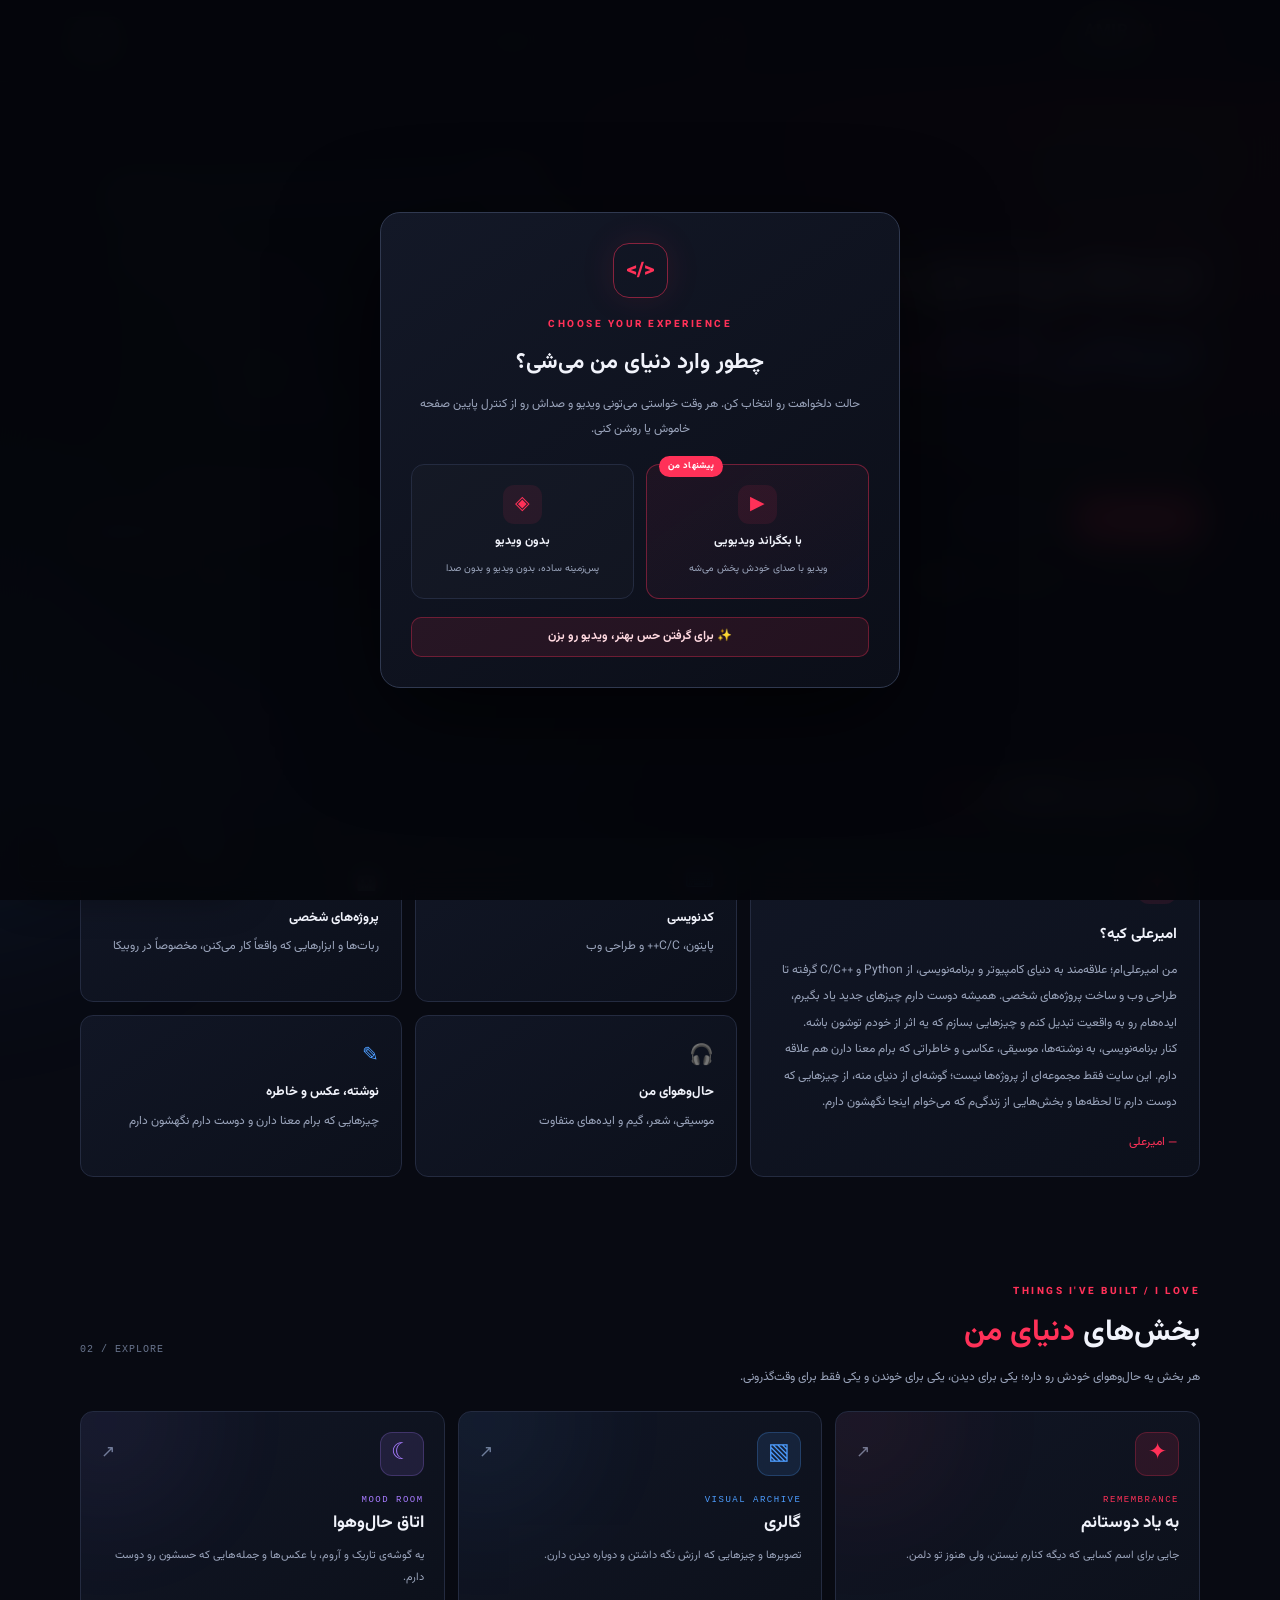
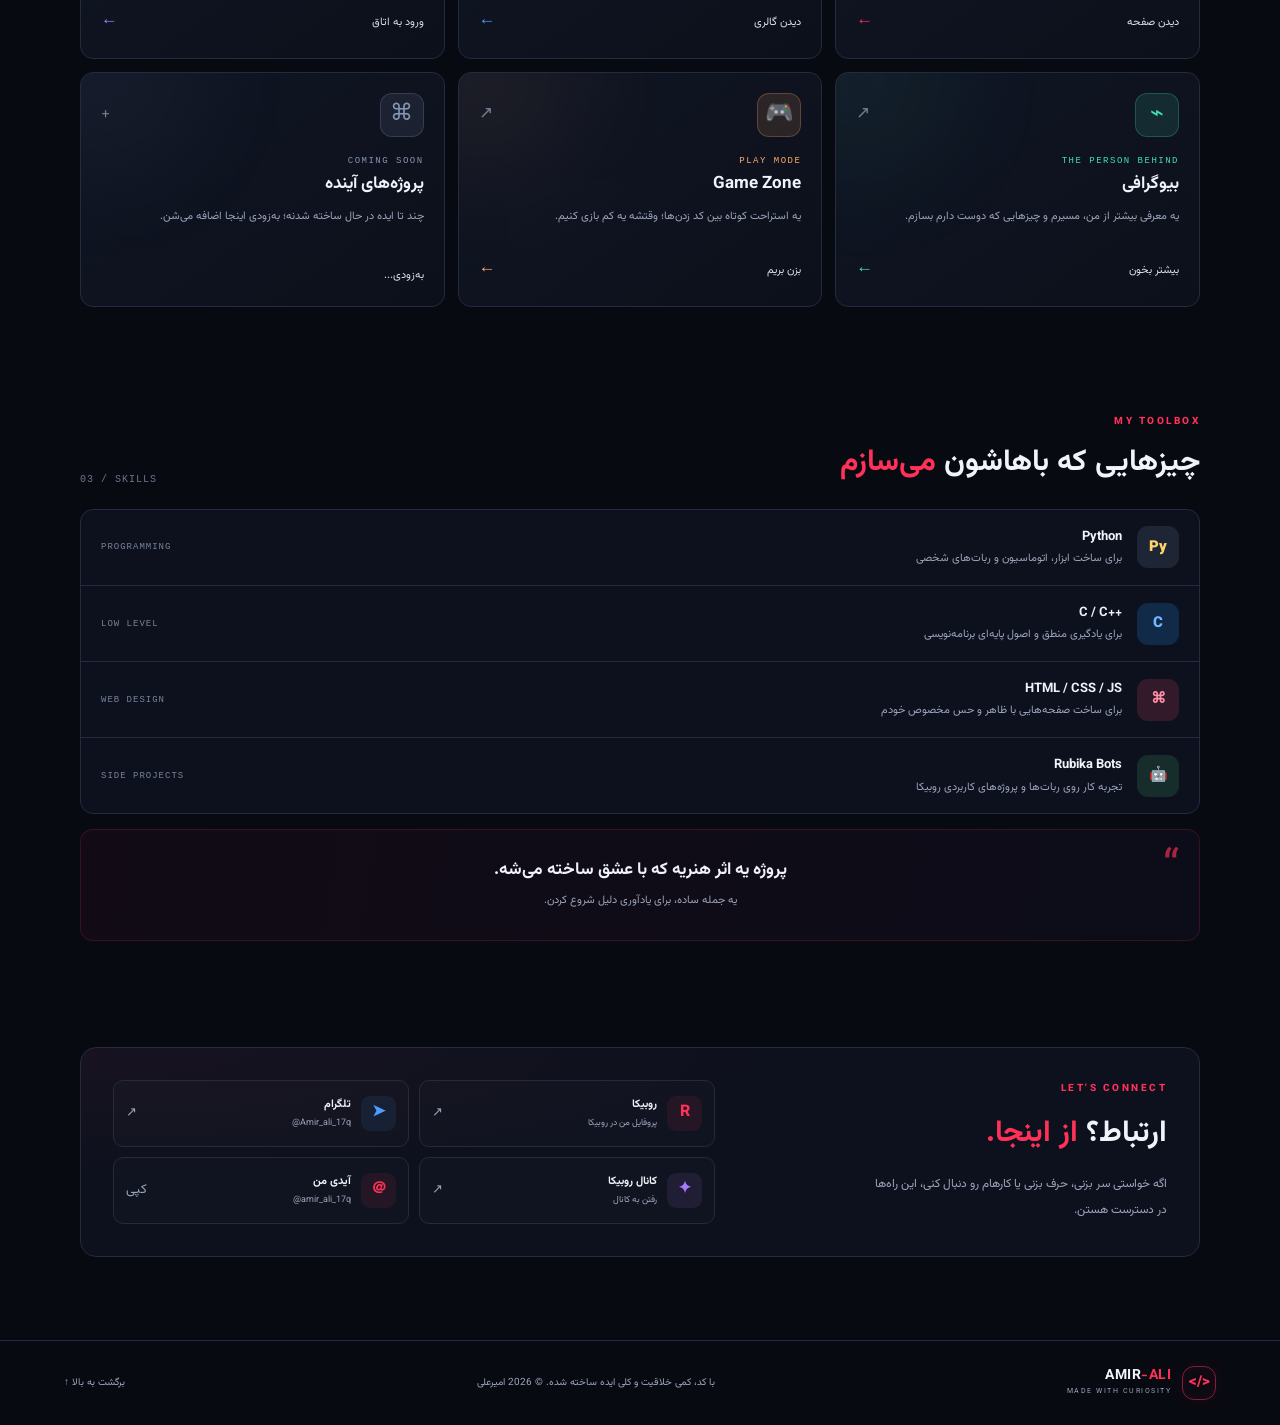
<file: index.html>
<!doctype html>
<html lang="fa" dir="rtl">
<head>
  <meta charset="utf-8">
  <meta name="viewport" content="width=device-width, initial-scale=1">
  <meta name="theme-color" content="#080a12">
  <meta name="description" content="وب‌سایت شخصی امیرعلی؛ برنامه‌نویسی، طراحی وب، پروژه‌های روبیکا، گیمینگ و موسیقی.">
  <title>AMIR-ALI-WEB | دنیای امیرعلی</title>
  <link rel="stylesheet" href="files/style.css">
</head>
<body>
  <video class="background-video" id="backgroundVideo" loop playsinline preload="none" aria-hidden="true"></video>
  <div class="video-shade" id="videoShade"></div>
  <div class="ambient ambient-one"></div>
  <div class="ambient ambient-two"></div>

  <div class="entry-modal" id="entryModal" role="dialog" aria-modal="true" aria-labelledby="entryTitle">
    <div class="entry-box">
      <div class="entry-mark">&lt;/&gt;</div>
      <p class="eyebrow">CHOOSE YOUR EXPERIENCE</p>
      <h2 id="entryTitle">چطور وارد دنیای من می‌شی؟</h2>
      <p class="entry-description">حالت دلخواهت رو انتخاب کن. هر وقت خواستی می‌تونی ویدیو و صداش رو از کنترل پایین صفحه خاموش یا روشن کنی.</p>
      <div class="entry-options">
        <button class="entry-option video-choice" id="withVideo">
          <span class="entry-option-icon">▶</span>
          <b>با بکگراند ویدیویی</b>
          <small>ویدیو با صدای خودش پخش می‌شه</small><em class="rec">پیشنهاد من</em>
        </button>
        <button class="entry-option" id="withoutVideo">
          <span class="entry-option-icon">◈</span>
          <b>بدون ویدیو</b>
          <small>پس‌زمینه ساده، بدون ویدیو و بدون صدا</small>
        </button>
      </div>
      <p class="entry-hint">✨ برای گرفتن حس بهتر، ویدیو رو بزن</p>
    </div>
  </div>

  <header class="topbar">
    <a class="brand" href="#home" aria-label="صفحه اصلی">
      <span class="brand-mark">&lt;/&gt;</span>
      <span><strong>AMIR<span>-ALI</span></strong><small>PERSONAL DIGITAL SPACE</small></span>
    </a>
    <button class="menu-toggle" id="menuToggle" aria-label="باز کردن منو" aria-expanded="false">☰</button>
    <nav class="main-nav" id="mainNav">
      <a class="nav-link active" href="#home">خانه</a>
      <a class="nav-link" href="#about">درباره من</a>
      <a class="nav-link" href="#projects">پروژه‌ها</a>
      <a class="nav-link" href="#interests">علاقه‌مندی‌ها</a>
      <a class="nav-link" href="#contact">ارتباط</a>
    </nav>
    <button class="theme-toggle" id="themeToggle" title="تغییر تم">◐ <span>تم</span></button>
  </header>

  <main id="home">
    <section class="hero section-wrap">
      <div class="hero-copy">
        <div class="status-line"><span class="status-dot"></span> خوش اومدی به دنیای من</div>
        <p class="eyebrow">HELLO, I'M AMIRALI</p>
        <h1>ایده‌ها رو تبدیل می‌کنم به<br><span class="gradient-text">چیزهایی که کار می‌کنن.</span></h1>
        <p class="hero-description">
          من امیرعلی‌ام؛ علاقه‌مند به برنامه‌نویسی، طراحی سایت، پایتون، زبان C
          و ساخت ابزارها و ربات‌های کاربردی. اینجا گوشه‌ای از کارها و علاقه‌مندی‌های منه.
        </p>
        <div class="hero-actions">
          <a class="button button-primary" href="#projects">دیدن پروژه‌ها <span>↙</span></a>
          <a class="button button-quiet" href="#about">بیشتر درباره من</a>
        </div>
        <div class="skill-tags"><span>Python</span><span><bdi>C / C++</bdi></span><span>HTML • CSS • JS</span><span>Rubika Bots</span></div>
      </div>
      <div class="hero-visual" aria-label="تصویر گرافیکی برنامه‌نویسی">
        <div class="orbit orbit-a"></div><div class="orbit orbit-b"></div>
        <div class="code-window">
          <div class="window-bar"><i></i><i></i><i></i><span>amirali.py</span></div>
          <pre><b>class</b> AmirAli:
    <b>def</b> __init__(self):
        self.name = <em>"AmirAli"</em>
        self.focus = [
            <em>"Programming"</em>,
            <em>"Web Design"</em>,
            <em>"Creative Ideas"</em>
        ]

    <b>def</b> build(self, idea):
        <b>return</b> idea + <em>" + passion"</em></pre>
          <div class="terminal-footer"><span>●</span> READY TO CREATE <span class="cursor">_</span></div>
        </div>
        <div class="floating-chip chip-one">⌘ Python</div>
        <div class="floating-chip chip-two">✦ Creative mind</div>
      </div>
      <a class="scroll-hint" href="#about">اسکرول کن <span>↓</span></a>
    </section>

    <section class="section-wrap about-section" id="about">
      <div class="section-heading"><div><p class="eyebrow">A LITTLE ABOUT ME</p><h2>پشت این صفحه، <span>منم.</span></h2></div><span class="heading-index">01 / ABOUT</span></div>
      <div class="about-grid">
        <article class="about-card about-main">
          <div class="about-icon">✦</div>
          <h3>امیرعلی کیه؟</h3>
          <p>من امیرعلی‌ام؛ علاقه‌مند به دنیای کامپیوتر و برنامه‌نویسی، از Python و <bdi>C/C++</bdi> گرفته تا طراحی وب و ساخت پروژه‌های شخصی. همیشه دوست دارم چیزهای جدید یاد بگیرم، ایده‌هام رو به واقعیت تبدیل کنم و چیزهایی بسازم که یه اثر از خودم توشون باشه.</p>
          <p>کنار برنامه‌نویسی، به نوشته‌ها، موسیقی، عکاسی و خاطراتی که برام معنا دارن هم علاقه دارم. این سایت فقط مجموعه‌ای از پروژه‌ها نیست؛ گوشه‌ای از دنیای منه، از چیزهایی که دوست دارم تا لحظه‌ها و بخش‌هایی از زندگی‌م که می‌خوام اینجا نگهشون دارم.</p>
          <div class="signature">— امیرعلی</div>
        </article>
        <article class="mini-info"><span class="mini-symbol">⌨</span><h3>کدنویسی</h3><p>پایتون، C/C++ و طراحی وب</p></article>
        <article class="mini-info"><span class="mini-symbol">🤖</span><h3>پروژه‌های شخصی</h3><p>ربات‌ها و ابزارهایی که واقعاً کار می‌کنن، مخصوصاً در روبیکا</p></article>
        <article class="mini-info"><span class="mini-symbol">🎧</span><h3>حال‌وهوای من</h3><p>موسیقی، شعر، گیم و ایده‌های متفاوت</p></article>
        <article class="mini-info"><span class="mini-symbol">✎</span><h3>نوشته، عکس و خاطره</h3><p>چیزهایی که برام معنا دارن و دوست دارم نگهشون دارم</p></article>
      </div>
    </section>

    <section class="section-wrap" id="projects">
      <div class="section-heading"><div><p class="eyebrow">THINGS I'VE BUILT / I LOVE</p><h2>بخش‌های <span>دنیای من</span></h2></div><span class="heading-index">02 / EXPLORE</span></div>
      <p class="section-intro">هر بخش یه حال‌وهوای خودش رو داره؛ یکی برای دیدن، یکی برای خوندن و یکی فقط برای وقت‌گذرونی.</p>
      <div class="project-grid">
        <a class="project-card card-red" href="pages/friends.html"><div class="project-top"><span class="project-icon">✦</span><span class="project-arrow">↗</span></div><p class="card-label">REMEMBRANCE</p><h3>به یاد دوستانم</h3><p>جایی برای اسم کسایی که دیگه کنارم نیستن، ولی هنوز تو دلمن.</p><span class="card-link">دیدن صفحه <b>←</b></span></a>
        <a class="project-card card-blue" href="pages/gallery.html"><div class="project-top"><span class="project-icon">▧</span><span class="project-arrow">↗</span></div><p class="card-label">VISUAL ARCHIVE</p><h3>گالری</h3><p>تصویرها و چیزهایی که ارزش نگه داشتن و دوباره دیدن دارن.</p><span class="card-link">دیدن گالری <b>←</b></span></a>
        <a class="project-card card-purple" href="pages/mood.html"><div class="project-top"><span class="project-icon">☾</span><span class="project-arrow">↗</span></div><p class="card-label">MOOD ROOM</p><h3>اتاق حال‌وهوا</h3><p>یه گوشه‌ی تاریک و آروم، با عکس‌ها و جمله‌هایی که حسشون رو دوست دارم.</p><span class="card-link">ورود به اتاق <b>←</b></span></a>
        <a class="project-card card-green" href="pages/bio.html"><div class="project-top"><span class="project-icon">⌁</span><span class="project-arrow">↗</span></div><p class="card-label">THE PERSON BEHIND</p><h3>بیوگرافی</h3><p>یه معرفی بیشتر از من، مسیرم و چیزهایی که دوست دارم بسازم.</p><span class="card-link">بیشتر بخون <b>←</b></span></a>
        <a class="project-card card-orange game-card" href="pages/game.html"><div class="project-top"><span class="project-icon">🎮</span><span class="project-arrow">↗</span></div><p class="card-label">PLAY MODE</p><h3>Game Zone</h3><p>یه استراحت کوتاه بین کد زدن‌ها؛ وقتشه یه کم بازی کنیم.</p><span class="card-link">بزن بریم <b>←</b></span></a>
        <article class="project-card card-neutral"><div class="project-top"><span class="project-icon">⌘</span><span class="project-arrow">+</span></div><p class="card-label">COMING SOON</p><h3>پروژه‌های آینده</h3><p>چند تا ایده در حال ساخته شدنه؛ به‌زودی اینجا اضافه می‌شن.</p><span class="card-link">به‌زودی...</span></article>
      </div>
    </section>

    <section class="section-wrap interests-section" id="interests">
      <div class="section-heading"><div><p class="eyebrow">MY TOOLBOX</p><h2>چیزهایی که باهاشون <span>می‌سازم</span></h2></div><span class="heading-index">03 / SKILLS</span></div>
      <div class="toolbox">
        <div class="tool-row"><div class="tool-icon py">Py</div><div class="tool-text"><h3>Python</h3><p>برای ساخت ابزار، اتوماسیون و ربات‌های شخصی</p></div><span class="tool-tag">PROGRAMMING</span></div>
        <div class="tool-row"><div class="tool-icon c-lang">C</div><div class="tool-text"><h3><bdi>C / C++</bdi></h3><p>برای یادگیری منطق و اصول پایه‌ای برنامه‌نویسی</p></div><span class="tool-tag">LOW LEVEL</span></div>
        <div class="tool-row"><div class="tool-icon web">⌘</div><div class="tool-text"><h3>HTML / CSS / JS</h3><p>برای ساخت صفحه‌هایی با ظاهر و حس مخصوص خودم</p></div><span class="tool-tag">WEB DESIGN</span></div>
        <div class="tool-row"><div class="tool-icon bot">🤖</div><div class="tool-text"><h3>Rubika Bots</h3><p>تجربه کار روی ربات‌ها و پروژه‌های کاربردی روبیکا</p></div><span class="tool-tag">SIDE PROJECTS</span></div>
      </div>
      <div class="quote-card"><span class="quote-mark">“</span><p>پروژه یه اثر هنریه که با عشق ساخته می‌شه.</p><small>یه جمله ساده، برای یادآوری دلیل شروع کردن.</small></div>
    </section>

    <section class="section-wrap contact-section" id="contact">
      <div class="contact-card">
        <div><p class="eyebrow">LET'S CONNECT</p><h2>ارتباط؟ <span>از اینجا.</span></h2><p>اگه خواستی سر بزنی، حرف بزنی یا کارهام رو دنبال کنی، این راه‌ها در دسترست هستن.</p></div>
        <div class="social-list">
          <a class="social-link" href="https://rubika.ir/Amir_ali_17q" target="_blank" rel="noopener noreferrer"><span class="social-icon">R</span><span><b>روبیکا</b><small>پروفایل من در روبیکا</small></span><i>↗</i></a>
          <a class="social-link" href="https://t.me/Amir_ali_17q" target="_blank" rel="noopener noreferrer"><span class="social-icon telegram-icon">➤</span><span><b>تلگرام</b><small>@Amir_ali_17q</small></span><i>↗</i></a>
          <a class="social-link" href="https://rubika.ir/joinc/DJFCIIGE0KZDXBOXFAQZMJPBWTKMSUYC" target="_blank" rel="noopener noreferrer"><span class="social-icon channel-icon">✦</span><span><b>کانال روبیکا</b><small>رفتن به کانال</small></span><i>↗</i></a>
          <button class="social-link copy-id" id="copyId"><span class="social-icon">＠</span><span><b>آیدی من</b><small>@amir_ali_17q</small></span><i>کپی</i></button>
        </div>
      </div>
    </section>
  </main>

  <footer class="footer">
    <a class="brand footer-brand" href="#home"><span class="brand-mark">&lt;/&gt;</span><span><strong>AMIR<span>-ALI</span></strong><small>MADE WITH CURIOSITY</small></span></a>
    <p>با کد، کمی خلاقیت و کلی ایده ساخته شده. © <span id="year"></span> امیرعلی</p>
    <a href="#home" class="back-top">برگشت به بالا ↑</a>
  </footer>

  <div class="toast" id="toast" role="status" aria-live="polite"></div>
  <div class="music-dock" id="dock">
    <button class="dock-btn" id="videoBtn" title="روشن کردن ویدیو" aria-label="روشن یا خاموش کردن ویدیو" aria-pressed="false">🎬</button>
    <button class="dock-btn" id="soundBtn" title="صدا" aria-label="روشن یا خاموش کردن صدا" disabled>🔊</button>
    <span><b>ویدیوی پس‌زمینه</b><small id="videoStatus">خاموش · برای روشن کردن بزن</small></span>
  </div>
  <script src="files/script.js"></script>
</body>
</html>
</file>
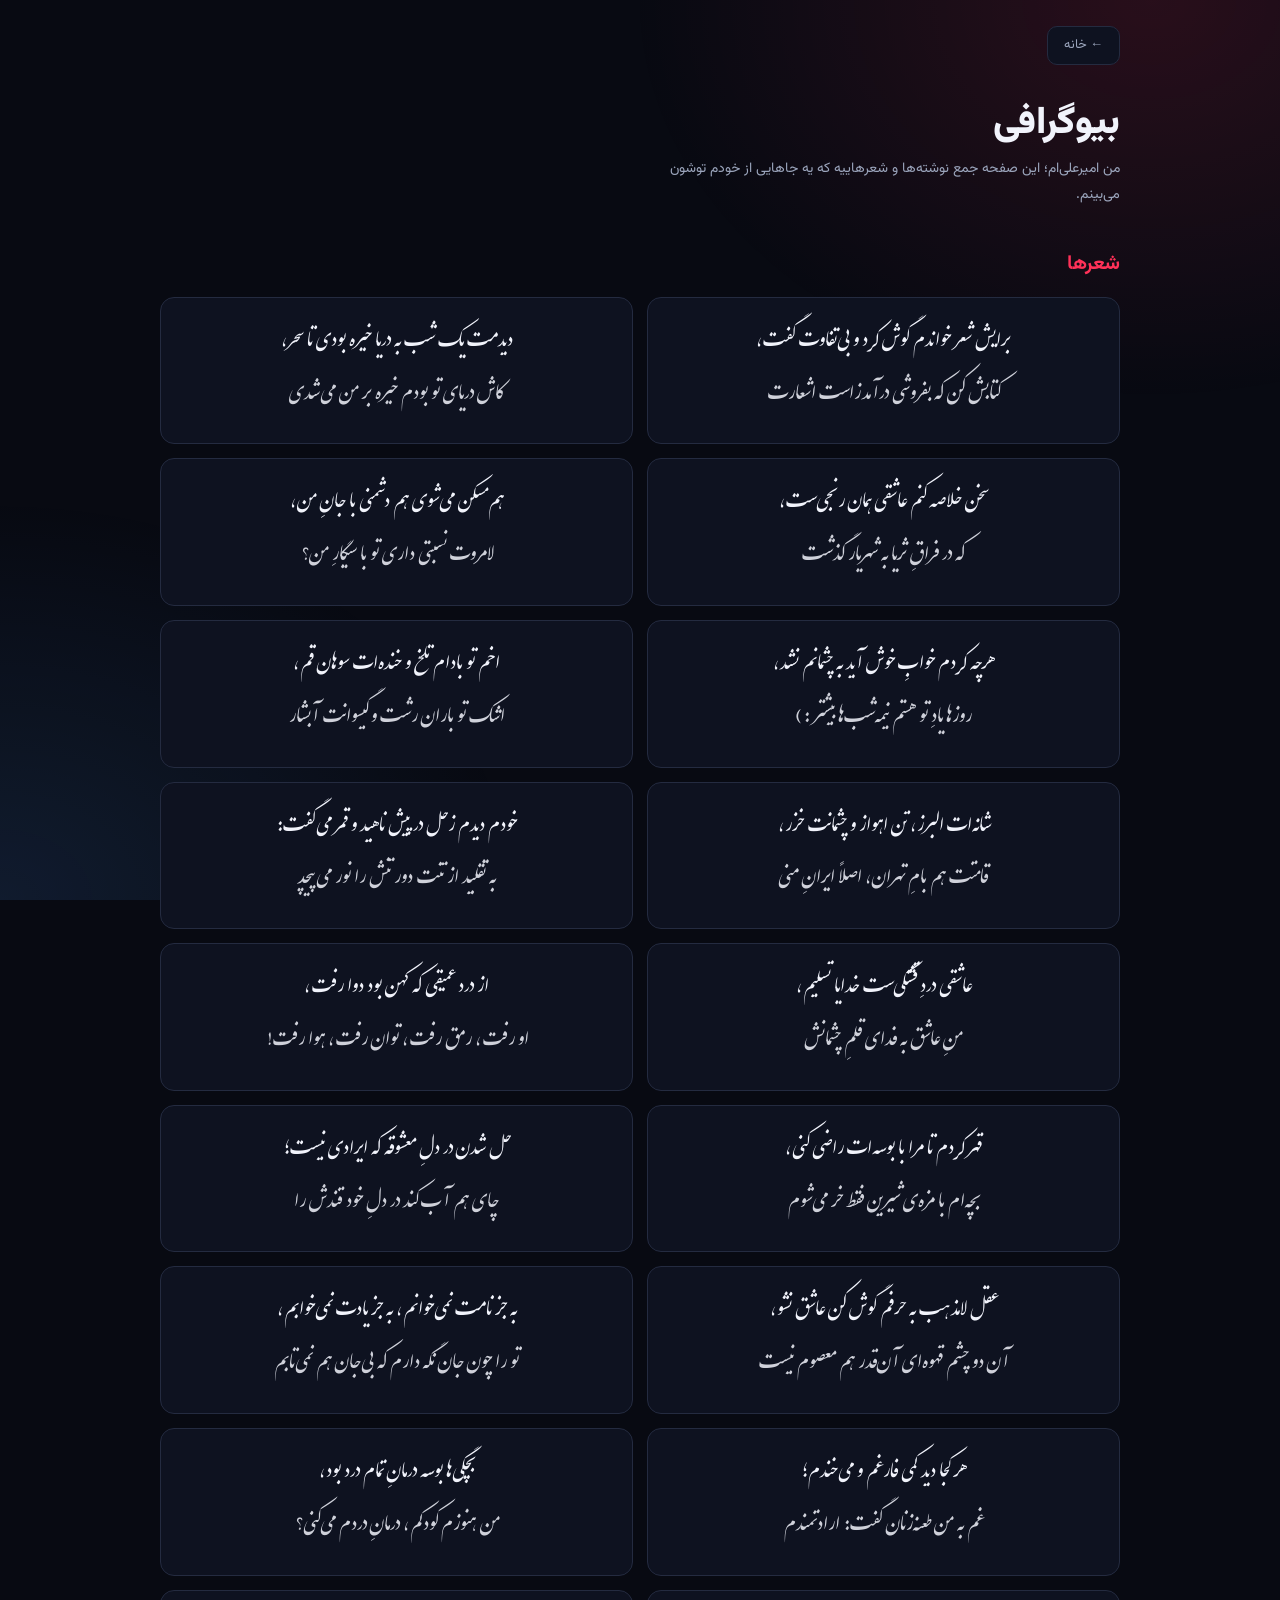
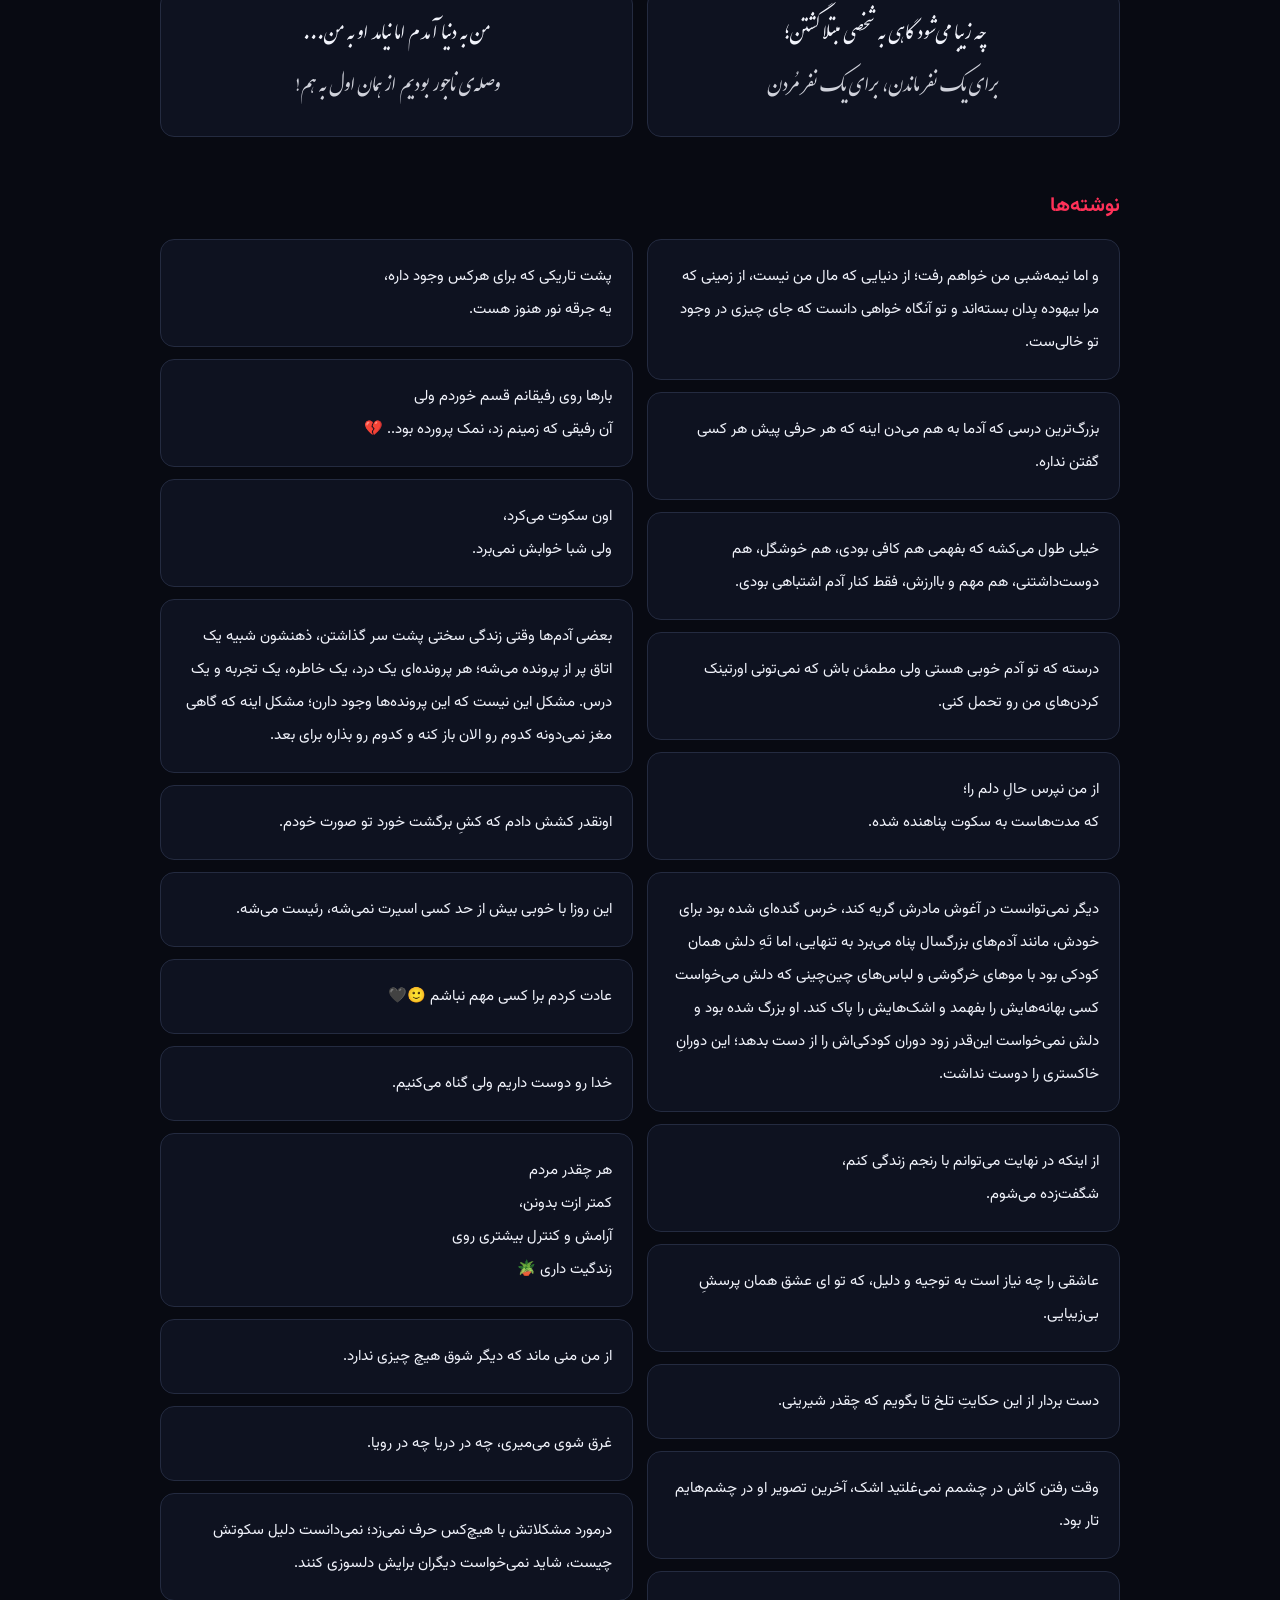
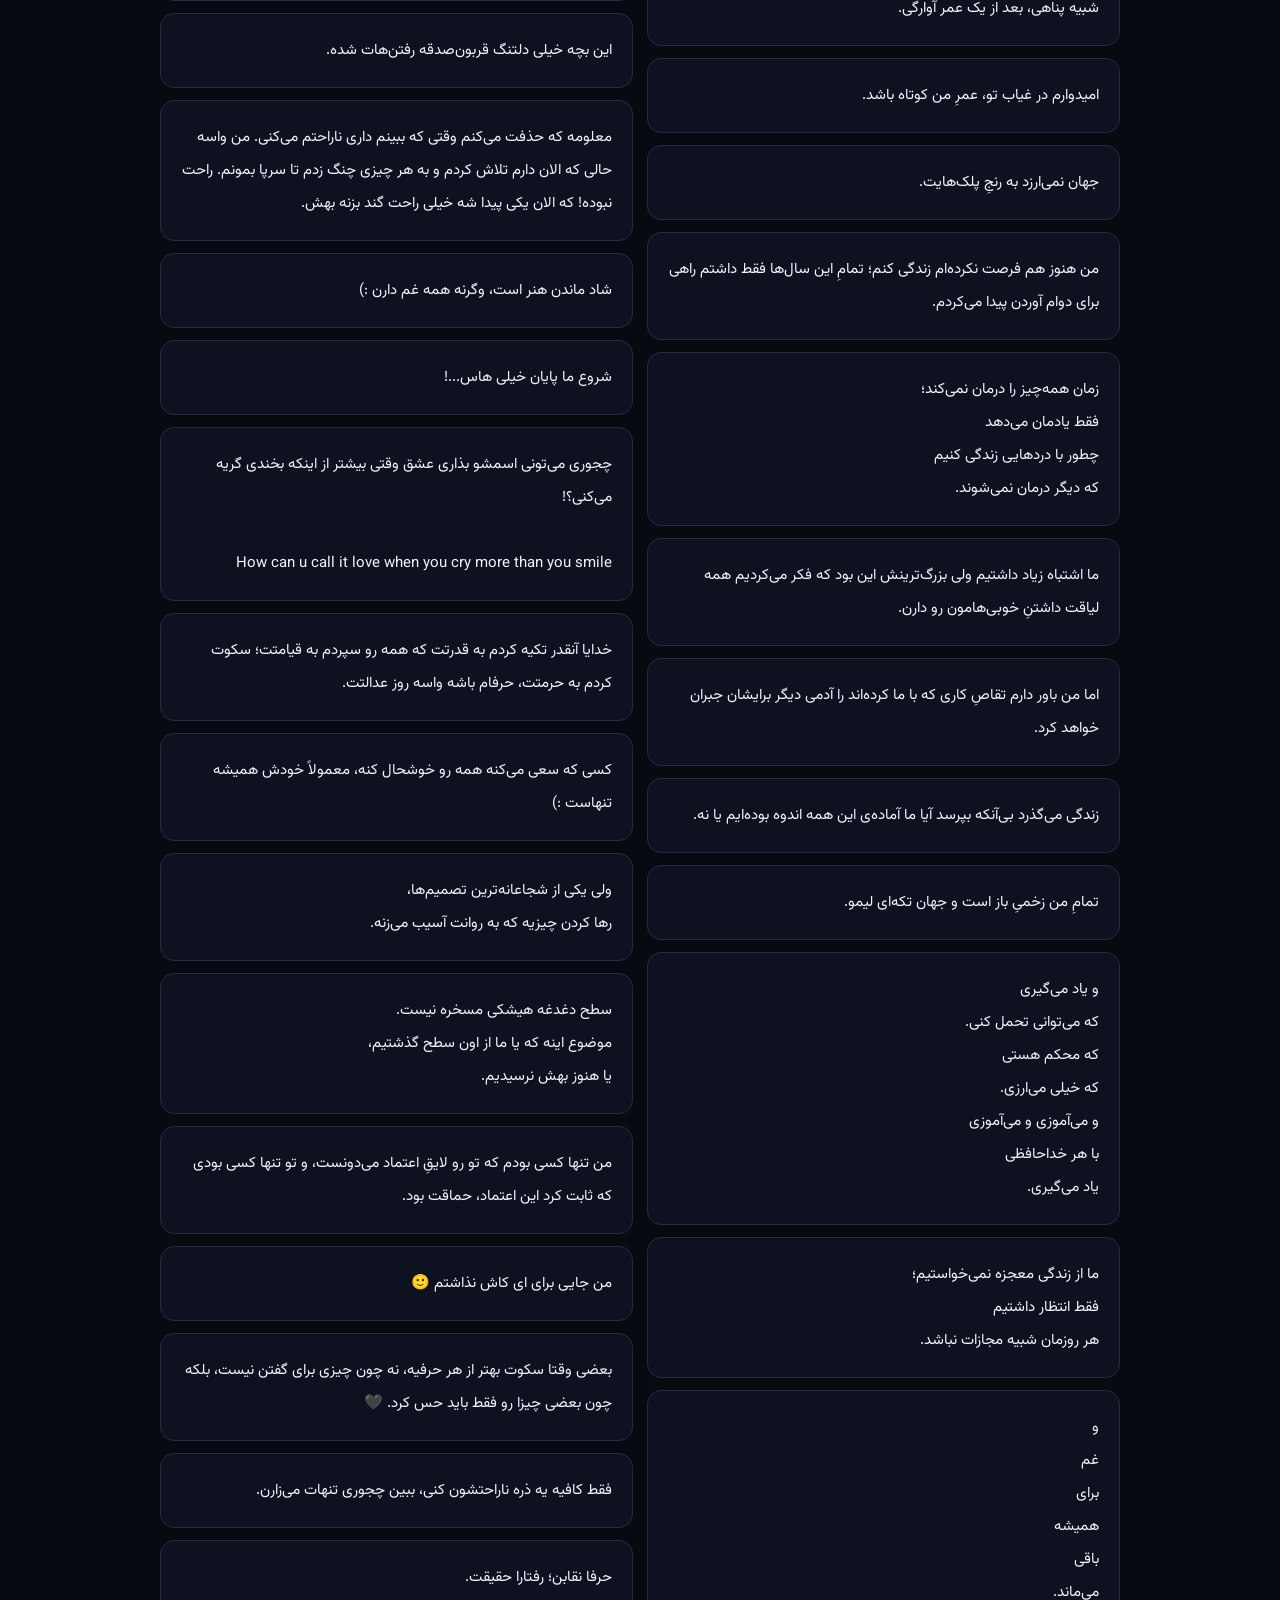
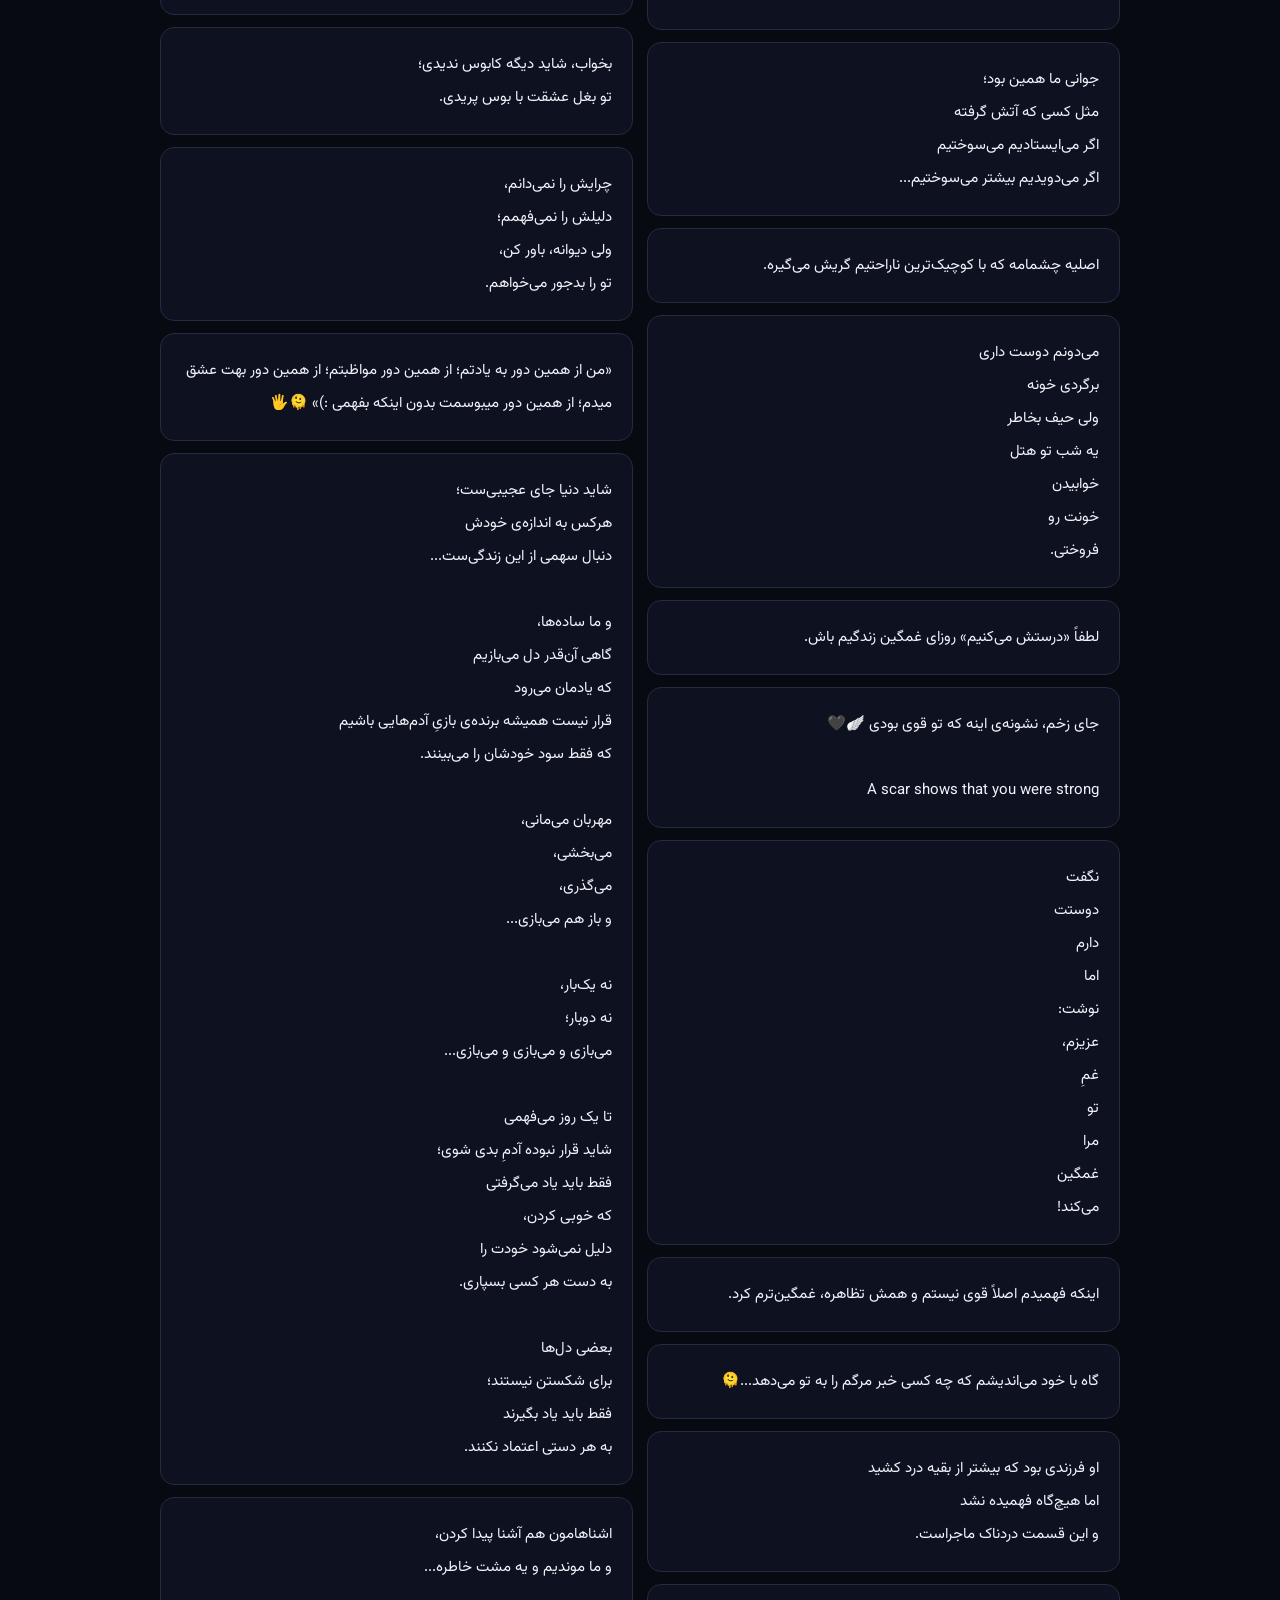
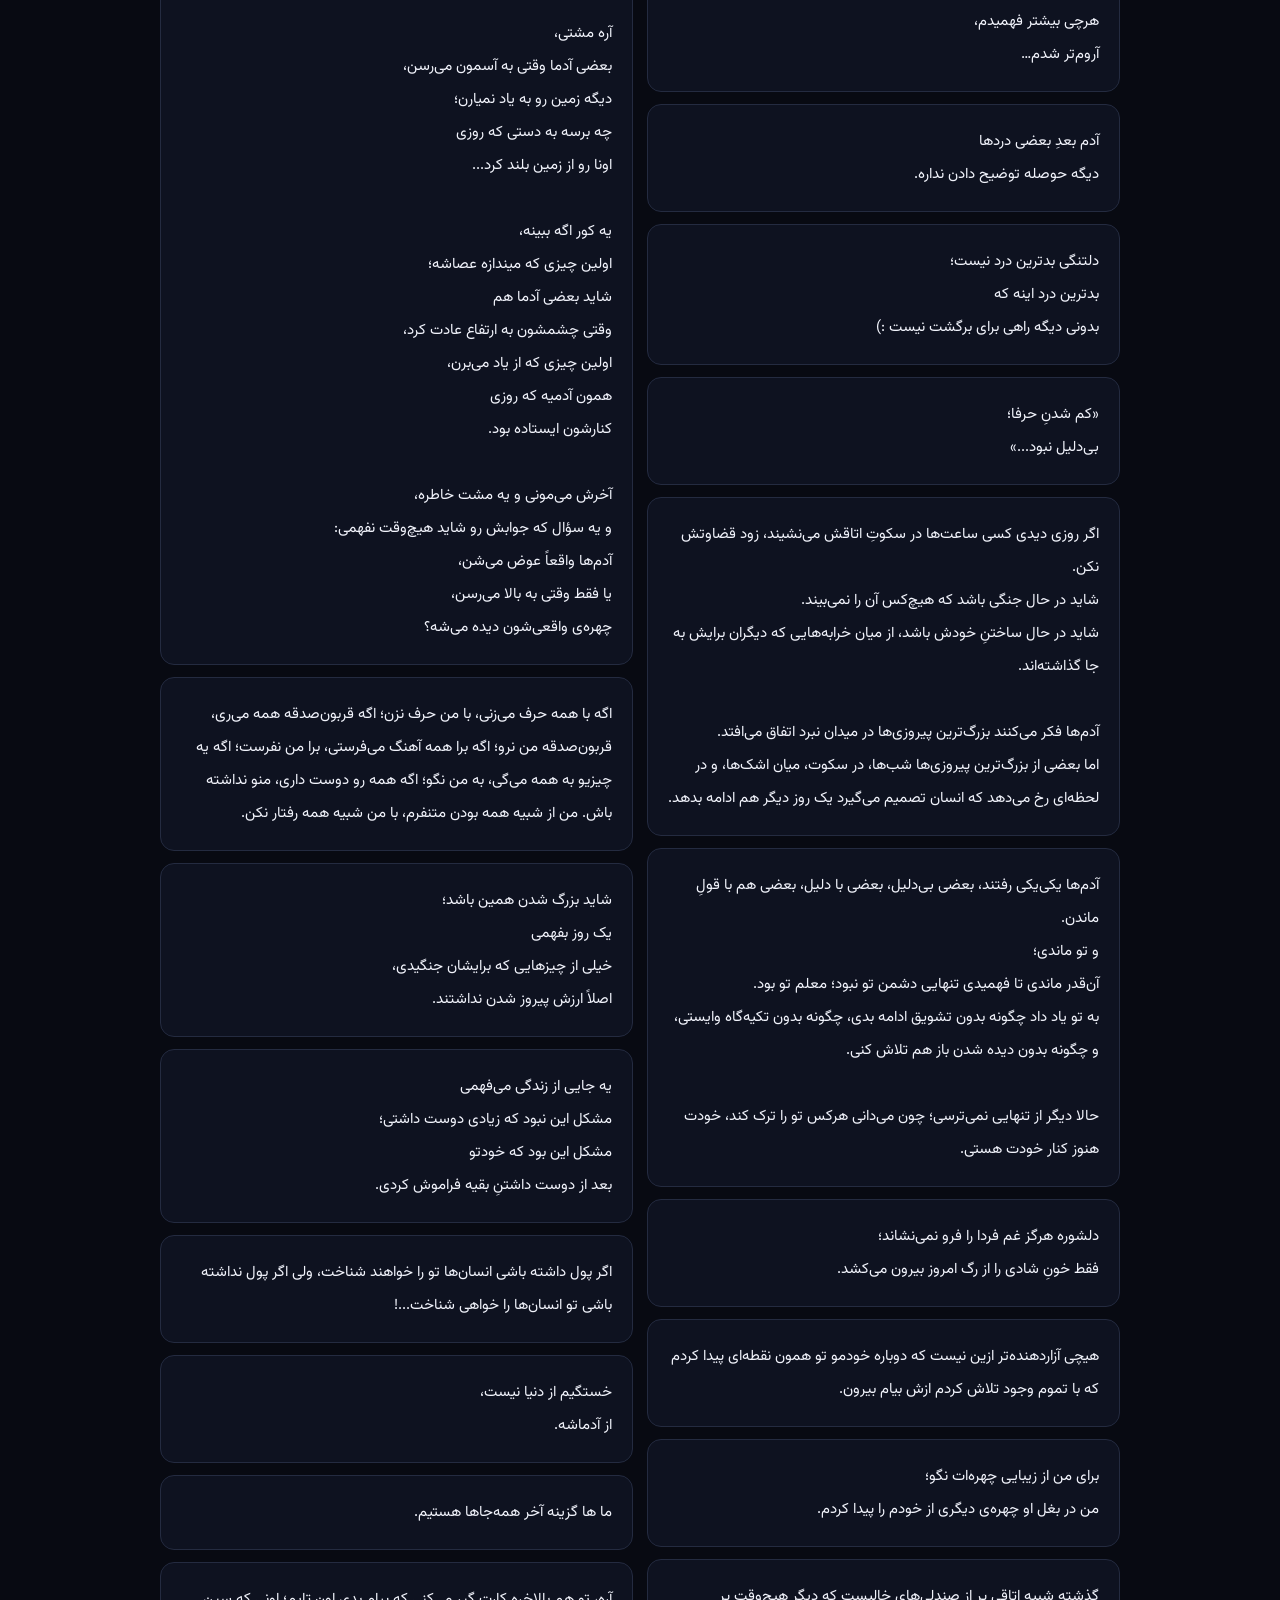
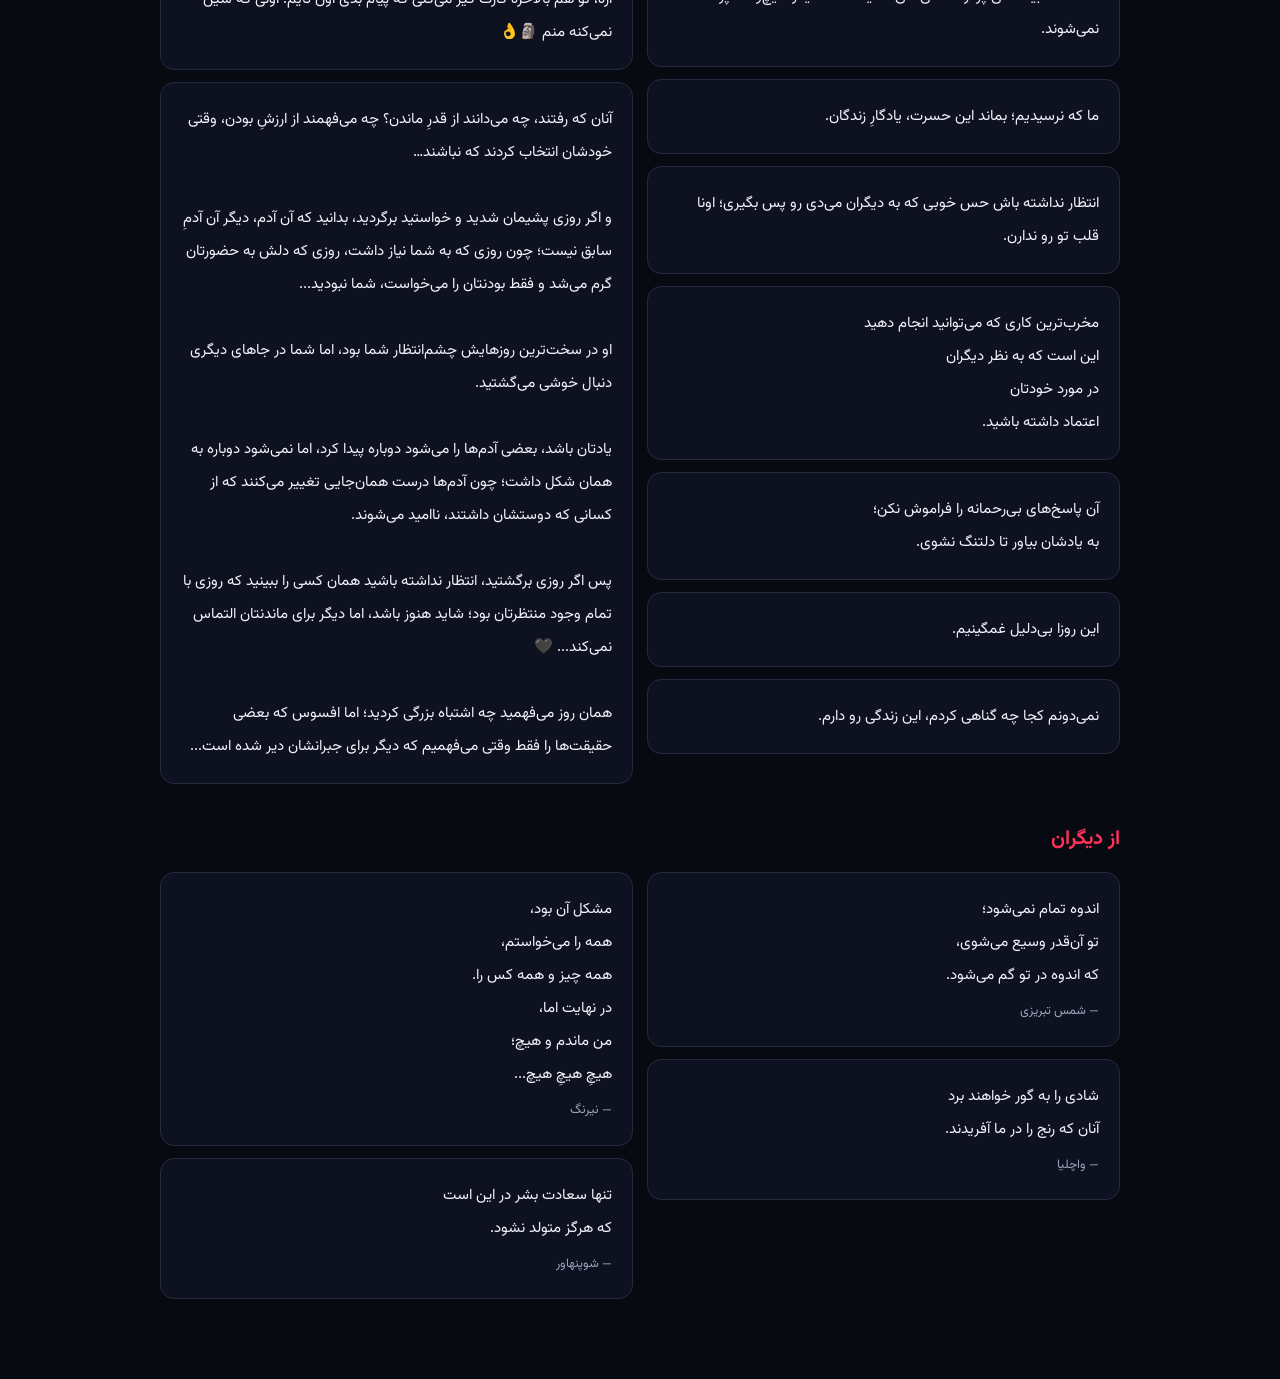
<file: pages/bio.html>
<!doctype html><html lang="fa" dir="rtl"><head><meta charset="utf-8"><meta name="viewport" content="width=device-width,initial-scale=1"><title>بیوگرافی | AMIR-ALI-WEB</title><link rel="stylesheet" href="../files/pages.css"><style>.h{font-size:20px;margin:36px 0 14px;color:var(--red)}.poems{columns:2 300px;column-gap:14px}
.po{break-inside:avoid;margin-bottom:14px;font-family:Nastaliq,Vazirmatn,serif;font-size:22px;line-height:2.4;text-align:center}
.po p:nth-child(2){opacity:.85}.texts{columns:2 330px;column-gap:14px}.tx{font-size:15px;line-height:2.2;break-inside:avoid;margin-bottom:12px}.tx small{display:block;color:var(--muted);margin-top:6px}</style></head><body><div class="wrap"><div class="top"><a class="back" href="../index.html">← خانه</a></div><h1>بیوگرافی</h1><p class="sub">من امیرعلی‌ام؛ این صفحه جمع نوشته‌ها و شعرهاییه که یه جاهایی از خودم توشون می‌بینم.</p><h2 class="h">شعرها</h2><div class="poems"><div class="card po"><p>برایش شعر خواندم گوش کرد و بی‌تفاوت گفت،</p><p>کتابش کن که بفروشی درآمدزاست اشعارت</p></div><div class="card po"><p>سخن خلاصه کنم عاشقی همان رنجی‌ست،</p><p>که در فراقِ ثریا به شهریار گذشت</p></div><div class="card po"><p>هرچه کردم خوابِ خوش آید به چشمانم نشد،</p><p>روزها یادِ تو هستم نیمه‌شب‌ها بیشتر :)</p></div><div class="card po"><p>شانه‌ات البرز، تن اهواز و چشمانت خزر،</p><p>قامتت هم بامِ تهران، اصلاً ایرانِ منی</p></div><div class="card po"><p>عاشقی دردِ قشنگی‌ست خدایا تسلیم،</p><p>منِ عاشق به فدای قلمِ چشمانش</p></div><div class="card po"><p>قهر کردم تا مرا با بوسه‌ات راضی کنی،</p><p>بچه‌ام با مزه‌ی شیرین فقط خر می‌شوم</p></div><div class="card po"><p>عقل لامذهب به حرفم گوش کن عاشق نشو،</p><p>آن دو چشم قهوه‌ای آن‌قدر هم معصوم نیست</p></div><div class="card po"><p>هر کجا دید کمی فارغم و می‌خندم؛</p><p>غم به من طعنه‌زنان گفت: ارادتمندم</p></div><div class="card po"><p>چه زیبا می‌شود گاهی به شخصی مبتلا گشتن؛</p><p>برای یک نفر ماندن، برای یک نفر مُردن</p></div><div class="card po"><p>دیدمت یک شب به دریا خیره بودی تا سحر،</p><p>کاش دریای تو بودم خیره بر من می‌شدی</p></div><div class="card po"><p>هم‌مسکن می‌شوی هم دشمنی با جانِ من،</p><p>لامروت نسبتی داری تو با سیگارِ من؟</p></div><div class="card po"><p>اخم تو بادام تلخ و خنده‌ات سوهان قم،</p><p>اشک تو باران رشت و گیسوانت آبشار</p></div><div class="card po"><p>خودم دیدم زحل در پیش ناهید و قمر می‌گفت:</p><p>به تقلید از تنت دور تنش را نور می‌پیچد</p></div><div class="card po"><p>از درد عمیقی که کهن بود دوا رفت،</p><p>او رفت، رمق رفت، توان رفت، هوا رفت!</p></div><div class="card po"><p>حل شدن در دلِ معشوقه که ایرادی نیست؛</p><p>چای هم آب کند در دلِ خود قندش را</p></div><div class="card po"><p>به جز نامت نمی‌خوانم، به جز یادت نمی‌خوابم،</p><p>تو را چون جان نگه دارم که بی‌جان هم نمی‌تابم</p></div><div class="card po"><p>بچگی‌ها بوسه درمانِ تمام درد بود،</p><p>من هنوزم کودکم، درمانِ دردم می‌کنی؟</p></div><div class="card po"><p>من به دنیا آمدم اما نیامد او به من...</p><p>وصله‌ی ناجور بودیم از همان اول به هم!</p></div></div><h2 class="h">نوشته‌ها</h2><div class="texts"><div class="card tx">و اما نیمه‌شبی من خواهم رفت؛ از دنیایی که مال من نیست، از زمینی که مرا بیهوده بِدان بسته‌اند و تو آنگاه خواهی دانست که جای چیزی در وجود تو خالی‌ست.</div><div class="card tx">بزرگ‌ترین درسی که آدما به هم می‌دن اینه که هر حرفی پیش هر کسی گفتن نداره.</div><div class="card tx">خیلی طول می‌کشه که بفهمی هم کافی بودی، هم خوشگل، هم دوست‌داشتنی، هم مهم و باارزش، فقط کنار آدم اشتباهی بودی.</div><div class="card tx">درسته که تو آدم خوبی هستی ولی مطمئن باش که نمی‌تونی اورتینک کردن‌های من رو تحمل کنی.</div><div class="card tx">از من نپرس حالِ دلم را؛<br>که مدت‌هاست به سکوت پناهنده شده.</div><div class="card tx">دیگر نمی‌توانست در آغوش مادرش گریه کند، خرس گنده‌ای شده بود برای خودش، مانند آدم‌های بزرگسال پناه می‌برد به تنهایی، اما تَهِ دلش همان کودکی بود با موهای خرگوشی و لباس‌های چین‌چینی که دلش می‌خواست کسی بهانه‌هایش را بفهمد و اشک‌هایش را پاک کند. او بزرگ شده بود و دلش نمی‌خواست این‌قدر زود دوران کودکی‌اش را از دست بدهد؛ این دورانِ خاکستری را دوست نداشت.</div><div class="card tx">از اینکه در نهایت می‌توانم با رنجم زندگی کنم،<br>شگفت‌زده می‌شوم.</div><div class="card tx">عاشقی را چه نیاز است به توجیه و دلیل، که تو ای عشق همان پرسشِ بی‌زیبایی.</div><div class="card tx">دست بردار از این حکایتِ تلخ تا بگویم که چقدر شیرینی.</div><div class="card tx">وقت رفتن کاش در چشمم نمی‌غلتید اشک، آخرین تصویر او در چشم‌هایم تار بود.</div><div class="card tx">شبیه پناهی، بعد از یک عمر آوارگی.</div><div class="card tx">امیدوارم در غیاب تو، عمرِ من کوتاه باشد.</div><div class="card tx">جهان نمی‌ارزد به رنجِ پلک‌هایت.</div><div class="card tx">من هنوز هم فرصت نکرده‌ام زندگی کنم؛ تمامِ این سال‌ها فقط داشتم راهی برای دوام آوردن پیدا می‌کردم.</div><div class="card tx">زمان همه‌چیز را درمان نمی‌کند؛<br>فقط یادمان می‌دهد<br>چطور با دردهایی زندگی کنیم<br>که دیگر درمان نمی‌شوند.</div><div class="card tx">ما اشتباه زیاد داشتیم ولی بزرگ‌ترینش این بود که فکر می‌کردیم همه لیاقت داشتنِ خوبی‌هامون رو دارن.</div><div class="card tx">اما من باور دارم تقاصِ کاری که با ما کرده‌اند را آدمی دیگر برایشان جبران خواهد کرد.</div><div class="card tx">زندگی می‌گذرد بی‌آنکه بپرسد آیا ما آماده‌ی این همه اندوه بوده‌ایم یا نه.</div><div class="card tx">تمامِ من زخمیِ باز است و جهان تکه‌ای لیمو.</div><div class="card tx">و یاد می‌گیری<br>که می‌توانی تحمل کنی.<br>که محکم هستی<br>که خیلی می‌ارزی.<br>و می‌آموزی و می‌آموزی<br>با هر خداحافظی<br>یاد می‌گیری.</div><div class="card tx">ما از زندگی معجزه نمی‌خواستیم؛<br>فقط انتظار داشتیم<br>هر روزمان شبیه مجازات نباشد.</div><div class="card tx">و<br>غم<br>برای<br>همیشه<br>باقی<br>می‌ماند.</div><div class="card tx">جوانی ما همین بود؛<br>مثل کسی که آتش گرفته<br>اگر می‌ایستادیم می‌سوختیم<br>اگر می‌دویدیم بیشتر می‌سوختیم...</div><div class="card tx">اصلیه چشمامه که با کوچیک‌ترین ناراحتیم گریش می‌گیره.</div><div class="card tx">می‌دونم دوست داری<br>برگردی خونه<br>ولی حیف بخاطر<br>یه شب تو هتل<br>خوابیدن<br>خونت رو<br>فروختی.</div><div class="card tx">لطفاً «درستش می‌کنیم» روزای غمگین زندگیم باش.</div><div class="card tx">جای زخم، نشونه‌ی اینه که تو قوی بودی 🪽🖤<br><br>A scar shows that you were strong</div><div class="card tx">نگفت<br>دوستت<br>دارم<br>اما<br>نوشت:<br>عزیزم،<br>غمِ<br>تو<br>مرا<br>غمگین<br>می‌کند!</div><div class="card tx">اینکه فهمیدم اصلاً قوی نیستم و همش تظاهره، غمگین‌ترم کرد.</div><div class="card tx">گاه با خود می‌اندیشم که چه کسی خبر مرگم را به تو می‌دهد...🫠</div><div class="card tx">او فرزندی بود که بیشتر از بقیه درد کشید<br>اما هیچ‌گاه فهمیده نشد<br>و این قسمت دردناک ماجراست.</div><div class="card tx">هرچی بیشتر فهمیدم،<br>آروم‌تر شدم…</div><div class="card tx">آدم بعدِ بعضی دردها<br>دیگه حوصله توضیح دادن نداره.</div><div class="card tx">دلتنگی بدترین درد نیست؛<br>بدترین درد اینه که<br>بدونی دیگه راهی برای برگشت نیست :)</div><div class="card tx">«کم شدنِ حرفا؛<br>بی‌دلیل نبود...»</div><div class="card tx">اگر روزی دیدی کسی ساعت‌ها در سکوتِ اتاقش می‌نشیند، زود قضاوتش نکن.<br>شاید در حال جنگی باشد که هیچ‌کس آن را نمی‌بیند.<br>شاید در حال ساختنِ خودش باشد، از میان خرابه‌هایی که دیگران برایش به جا گذاشته‌اند.<br><br>آدم‌ها فکر می‌کنند بزرگ‌ترین پیروزی‌ها در میدان نبرد اتفاق می‌افتد.<br>اما بعضی از بزرگ‌ترین پیروزی‌ها شب‌ها، در سکوت، میان اشک‌ها، و در لحظه‌ای رخ می‌دهد که انسان تصمیم می‌گیرد یک روز دیگر هم ادامه بدهد.</div><div class="card tx">آدم‌ها یکی‌یکی رفتند، بعضی بی‌دلیل، بعضی با دلیل، بعضی هم با قولِ ماندن.<br>و تو ماندی؛<br>آن‌قدر ماندی تا فهمیدی تنهایی دشمن تو نبود؛ معلم تو بود.<br>به تو یاد داد چگونه بدون تشویق ادامه بدی، چگونه بدون تکیه‌گاه وایستی، و چگونه بدون دیده شدن باز هم تلاش کنی.<br><br>حالا دیگر از تنهایی نمی‌ترسی؛ چون می‌دانی هرکس تو را ترک کند، خودت هنوز کنار خودت هستی.</div><div class="card tx">دلشوره هرگز غم فردا را فرو نمی‌نشاند؛<br>فقط خونِ شادی را از رگ امروز بیرون می‌کشد.</div><div class="card tx">هیچی آزاردهنده‌تر ازین نیست که دوباره خودمو تو همون نقطه‌ای پیدا کردم که با تموم وجود تلاش کردم ازش بیام بیرون.</div><div class="card tx">برای من از زیبایی چهره‌ات نگو؛<br>من در بغل او چهره‌ی دیگری از خودم را پیدا کردم.</div><div class="card tx">گذشته شبیه اتاقی پر از صندلی‌های خالیست که دیگر هیچ‌وقت پر نمی‌شوند.</div><div class="card tx">ما که نرسیدیم؛ بماند این حسرت، یادگارِ زندگان.</div><div class="card tx">انتظار نداشته باش حس خوبی که به دیگران می‌دی رو پس بگیری؛ اونا قلب تو رو ندارن.</div><div class="card tx">مخرب‌ترین کاری که می‌توانید انجام دهید<br>این است که به نظر دیگران<br>در مورد خودتان<br>اعتماد داشته باشید.</div><div class="card tx">آن پاسخ‌های بی‌رحمانه را فراموش نکن؛<br>به یادشان بیاور تا دلتنگ نشوی.</div><div class="card tx">این روزا بی‌دلیل غمگینیم.</div><div class="card tx">نمی‌دونم کجا چه گناهی کردم، این زندگی رو دارم.</div><div class="card tx">پشت تاریکی که برای هرکس وجود داره،<br>یه جرقه نور هنوز هست.</div><div class="card tx">بارها روی رفیقانم قسم خوردم ولی<br>آن رفیقی که زمینم زد، نمک پرورده بود.. 💔</div><div class="card tx">اون سکوت می‌کرد،<br>ولی شبا خوابش نمی‌برد.</div><div class="card tx">بعضی آدم‌ها وقتی زندگی سختی پشت سر گذاشتن، ذهنشون شبیه یک اتاق پر از پرونده می‌شه؛ هر پرونده‌ای یک درد، یک خاطره، یک تجربه و یک درس. مشکل این نیست که این پرونده‌ها وجود دارن؛ مشکل اینه که گاهی مغز نمی‌دونه کدوم رو الان باز کنه و کدوم رو بذاره برای بعد.</div><div class="card tx">اونقدر کشش دادم که کشِ برگشت خورد تو صورت خودم.</div><div class="card tx">این روزا با خوبی بیش از حد کسی اسیرت نمی‌شه، رئیست می‌شه.</div><div class="card tx">عادت کردم برا کسی مهم نباشم 🙂🖤</div><div class="card tx">خدا رو دوست داریم ولی گناه می‌کنیم.</div><div class="card tx">هر چقدر مردم<br>کمتر ازت بدونن،<br>آرامش و کنترل بیشتری روی<br>زندگیت داری 🪴</div><div class="card tx">از من منی ماند که دیگر شوق هیچ چیزی ندارد.</div><div class="card tx">غرق شوی می‌میری، چه در دریا چه در رویا.</div><div class="card tx">درمورد مشکلاتش با هیچ‌کس حرف نمی‌زد؛ نمی‌دانست دلیل سکوتش چیست، شاید نمی‌خواست دیگران برایش دلسوزی کنند.</div><div class="card tx">این بچه خیلی دلتنگ قربون‌صدقه‌ رفتن‌هات شده.</div><div class="card tx">معلومه که حذفت می‌کنم وقتی که ببینم داری ناراحتم می‌کنی. من واسه حالی که الان دارم تلاش کردم و به هر چیزی چنگ زدم تا سرپا بمونم. راحت نبوده! که الان یکی پیدا شه خیلی راحت گند بزنه بهش.</div><div class="card tx">شاد ماندن هنر است، وگرنه همه غم دارن :)</div><div class="card tx">شروع ما پایان خیلی هاس...!</div><div class="card tx">چجوری می‌تونی اسمشو بذاری عشق وقتی بیشتر از اینکه بخندی گریه می‌کنی؟!<br><br>How can u call it love when you cry more than you smile</div><div class="card tx">خدایا آنقدر تکیه کردم به قدرتت که همه رو سپردم به قیامتت؛ سکوت کردم به حرمتت، حرفام باشه واسه روز عدالتت.</div><div class="card tx">کسی که سعی می‌کنه همه رو خوشحال کنه، معمولاً خودش همیشه تنهاست :)</div><div class="card tx">ولی یکی از شجاعانه‌ترین تصمیم‌ها،<br>رها کردن چیزیه که به روانت آسیب می‌زنه.</div><div class="card tx">سطح دغدغه هیشکی مسخره نیست.<br>موضوع اینه که یا ما از اون سطح گذشتیم،<br>یا هنوز بهش نرسیدیم.</div><div class="card tx">من تنها کسی بودم که تو رو لایقِ اعتماد می‌دونست، و تو تنها کسی بودی که ثابت کرد این اعتماد، حماقت بود.</div><div class="card tx">من جایی برای ای کاش نذاشتم 🙂</div><div class="card tx">بعضی وقتا سکوت بهتر از هر حرفیه، نه چون چیزی برای گفتن نیست، بلکه چون بعضی چیزا رو فقط باید حس کرد. 🖤</div><div class="card tx">فقط کافیه یه ذره ناراحتشون کنی، ببین چجوری تنهات می‌زارن.</div><div class="card tx">حرفا نقابن؛ رفتارا حقیقت.</div><div class="card tx">بخواب، شاید دیگه کابوس ندیدی؛<br>تو بغل عشقت با بوس پریدی.</div><div class="card tx">چرایش را نمی‌دانم،<br>دلیلش را نمی‌فهمم؛<br>ولی دیوانه، باور کن،<br>تو را بدجور می‌خواهم.</div><div class="card tx">«من از همین دور به یادتم؛ از همین دور مواظبتم؛ از همین دور بهت عشق میدم؛ از همین دور میبوسمت بدون اینکه بفهمی :)» 🫠🖐</div><div class="card tx">شاید دنیا جای عجیبی‌ست؛<br>هرکس به اندازه‌ی خودش<br>دنبال سهمی از این زندگی‌ست...<br><br>و ما ساده‌ها،<br>گاهی آن‌قدر دل می‌بازیم<br>که یادمان می‌رود<br>قرار نیست همیشه برنده‌ی بازیِ آدم‌هایی باشیم<br>که فقط سود خودشان را می‌بینند.<br><br>مهربان می‌مانی،<br>می‌بخشی،<br>می‌گذری،<br>و باز هم می‌بازی...<br><br>نه یک‌بار،<br>نه دوبار؛<br>می‌بازی و می‌بازی و می‌بازی...<br><br>تا یک روز می‌فهمی<br>شاید قرار نبوده آدمِ بدی شوی؛<br>فقط باید یاد می‌گرفتی<br>که خوبی کردن،<br>دلیل نمی‌شود خودت را<br>به دست هر کسی بسپاری.<br><br>بعضی دل‌ها<br>برای شکستن نیستند؛<br>فقط باید یاد بگیرند<br>به هر دستی اعتماد نکنند.</div><div class="card tx">اشناهامون هم آشنا پیدا کردن،<br>و ما موندیم و یه مشت خاطره...<br><br>آره مشتی،<br>بعضی آدما وقتی به آسمون می‌رسن،<br>دیگه زمین رو به یاد نمیارن؛<br>چه برسه به دستی که روزی<br>اونا رو از زمین بلند کرد...<br><br>یه کور اگه ببینه،<br>اولین چیزی که میندازه عصاشه؛<br>شاید بعضی آدما هم<br>وقتی چشمشون به ارتفاع عادت کرد،<br>اولین چیزی که از یاد می‌برن،<br>همون آدمیه که روزی<br>کنارشون ایستاده بود.<br><br>آخرش می‌مونی و یه مشت خاطره،<br>و یه سؤال که جوابش رو شاید هیچ‌وقت نفهمی:<br>آدم‌ها واقعاً عوض می‌شن،<br>یا فقط وقتی به بالا می‌رسن،<br>چهره‌ی واقعی‌شون دیده می‌شه؟</div><div class="card tx">اگه با همه حرف می‌زنی، با من حرف نزن؛ اگه قربون‌صدقه همه می‌ری، قربون‌صدقه من نرو؛ اگه برا همه آهنگ می‌فرستی، برا من نفرست؛ اگه یه چیزیو به همه می‌گی، به من نگو؛ اگه همه رو دوست داری، منو نداشته باش. من از شبیه همه بودن متنفرم، با من شبیه همه رفتار نکن.</div><div class="card tx">شاید بزرگ شدن همین باشد؛<br>یک روز بفهمی<br>خیلی از چیزهایی که برایشان جنگیدی،<br>اصلاً ارزش پیروز شدن نداشتند.</div><div class="card tx">یه جایی از زندگی می‌فهمی<br>مشکل این نبود که زیادی دوست داشتی؛<br>مشکل این بود که خودتو<br>بعد از دوست داشتنِ بقیه فراموش کردی.</div><div class="card tx">اگر پول داشته باشی انسان‌ها تو را خواهند شناخت، ولی اگر پول نداشته باشی تو انسان‌ها را خواهی شناخت...!</div><div class="card tx">خستگیم از دنیا نیست،<br>از آدماشه.</div><div class="card tx">ما ها گزینه آخر همه‌جاها هستیم.</div><div class="card tx">آره، تو هم بالاخره کارت گیر می‌کنی که پیام بدی اون تایم؛ اونی که سین نمی‌کنه منم 🗿👌</div><div class="card tx">آنان که رفتند، چه می‌دانند از قدرِ ماندن؟ چه می‌فهمند از ارزشِ بودن، وقتی خودشان انتخاب کردند که نباشند…<br><br>و اگر روزی پشیمان شدید و خواستید برگردید، بدانید که آن آدم، دیگر آن آدمِ سابق نیست؛ چون روزی که به شما نیاز داشت، روزی که دلش به حضورتان گرم می‌شد و فقط بودنتان را می‌خواست، شما نبودید...<br><br>او در سخت‌ترین روزهایش چشم‌انتظار شما بود، اما شما در جاهای دیگری دنبال خوشی می‌گشتید.<br><br>یادتان باشد، بعضی آدم‌ها را می‌شود دوباره پیدا کرد، اما نمی‌شود دوباره به همان شکل داشت؛ چون آدم‌ها درست همان‌جایی تغییر می‌کنند که از کسانی که دوستشان داشتند، ناامید می‌شوند.<br><br>پس اگر روزی برگشتید، انتظار نداشته باشید همان کسی را ببینید که روزی با تمام وجود منتظرتان بود؛ شاید هنوز باشد، اما دیگر برای ماندنتان التماس نمی‌کند... 🖤<br><br>همان روز می‌فهمید چه اشتباه بزرگی کردید؛ اما افسوس که بعضی حقیقت‌ها را فقط وقتی می‌فهمیم که دیگر برای جبرانشان دیر شده است...</div></div><h2 class="h">از دیگران</h2><div class="texts"><div class="card tx">اندوه تمام نمی‌شود؛<br>تو آن‌قدر وسیع می‌شوی،<br>که اندوه در تو گم می‌شود.<small>— شمس تبریزی</small></div><div class="card tx">شادی را به گور خواهند برد<br>آنان که رنج را در ما آفریدند.<small>— واچلیا</small></div><div class="card tx">مشکل آن بود،<br>همه را می‌خواستم،<br>همه چیز و همه کس را.<br>در نهایت اما،<br>من ماندم و هیچ؛<br>هیچِ هیچِ هیچ...<small>— نیرنگ</small></div><div class="card tx">تنها سعادت بشر در این است<br>که هرگز متولد نشود.<small>— شوپنهاور</small></div></div></div></body></html>
</file>
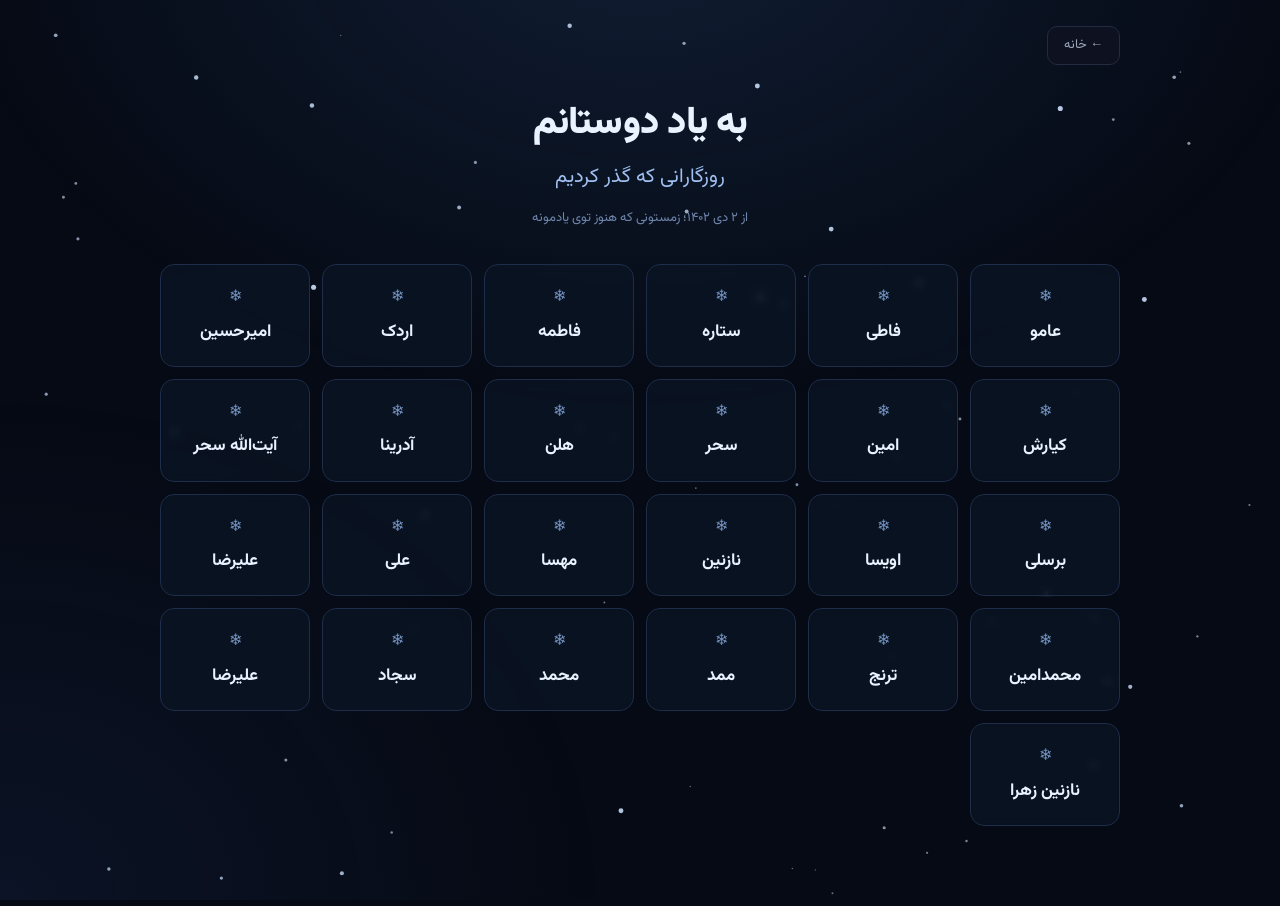
<file: pages/friends.html>
<!doctype html><html lang="fa" dir="rtl"><head><meta charset="utf-8"><meta name="viewport" content="width=device-width,initial-scale=1"><title>به یاد دوستانم | AMIR-ALI-WEB</title><link rel="stylesheet" href="../files/pages.css"><style>body{background:#060a14}body::before{background:radial-gradient(700px 500px at 50% -10%,#3b6fb633,transparent),radial-gradient(600px 500px at 0 100%,#1c2f5a40,transparent)}
#snow{position:fixed;inset:0;z-index:-1;pointer-events:none}
.hero{text-align:center;margin:6px 0 34px}.hero h1{color:#e9f2ff;letter-spacing:-.5px}
.hero .t{font-size:20px;color:#9fc0f0;margin-top:6px}.hero .d{font-size:13px;color:#6f86ad;margin-top:10px}
.back:hover{border-color:#8fb4e8}
.grid{display:grid;grid-template-columns:repeat(auto-fill,minmax(150px,1fr));gap:12px}
.f{padding:18px 10px;text-align:center;background:#0b1424cc;border-color:#1e2d4a;backdrop-filter:blur(4px);transition:.3s}
.f:hover{border-color:#8fb4e8;box-shadow:0 0 24px #5f95e630;transform:translateY(-2px)}
.f i{font-style:normal;color:#8fb4e8;font-size:16px;opacity:.8}.f h2{font-size:17px;font-weight:700;color:#e9f2ff;margin-top:2px}
.f p{color:#6f86ad;font-size:12px}.f small{color:#6f86ad;font-size:11px;direction:ltr;display:block}
.empty{text-align:center;color:#6f86ad;padding:40px 10px}
.add{display:none;gap:8px;flex-wrap:wrap;margin-bottom:22px}.add.show{display:flex}
.add input{flex:1;min-width:140px;font:inherit;background:#0b1424;color:var(--text);border:1px solid #1e2d4a;border-radius:10px;padding:8px}
.x{display:none;margin-top:8px;font-size:12px}.edit .x{display:inline-block}</style></head><body><canvas id="snow" aria-hidden="true"></canvas><div class="wrap"><div class="top"><a class="back" href="../index.html">← خانه</a></div>
<div class="hero"><h1>به یاد دوستانم</h1><p class="t">روزگارانی که گذر کردیم</p><p class="d">از ۲ دی ۱۴۰۲؛ زمستونی که هنوز توی یادمونه</p></div>
<form class="add card" id="form"><input id="n" placeholder="اسم" required><input id="nt" placeholder="یه جمله (اختیاری)"><input id="y" placeholder="سال (اختیاری)"><button class="btn on">افزودن</button></form>
<div class="grid" id="grid"></div></div><script src="../files/friends-data.js"></script><script src="../files/friends.js"></script><script>const c=document.getElementById("snow"),x=c.getContext("2d");if(!matchMedia("(prefers-reduced-motion:reduce)").matches){let w,h,F=[];const R=()=>{w=c.width=innerWidth;h=c.height=innerHeight};R();addEventListener("resize",R);
for(let i=0;i<70;i++)F.push({x:Math.random()*w,y:Math.random()*h,r:Math.random()*2+.6,s:Math.random()*.6+.25,d:Math.random()*Math.PI*2});
(function a(){x.clearRect(0,0,w,h);x.fillStyle="#cfe2ff";F.forEach(f=>{f.y+=f.s;f.d+=.01;f.x+=Math.sin(f.d)*.4;if(f.y>h){f.y=-5;f.x=Math.random()*w}x.globalAlpha=.25+f.r/4;x.beginPath();x.arc(f.x,f.y,f.r,0,7);x.fill()});requestAnimationFrame(a)})()}</script></body></html>
</file>
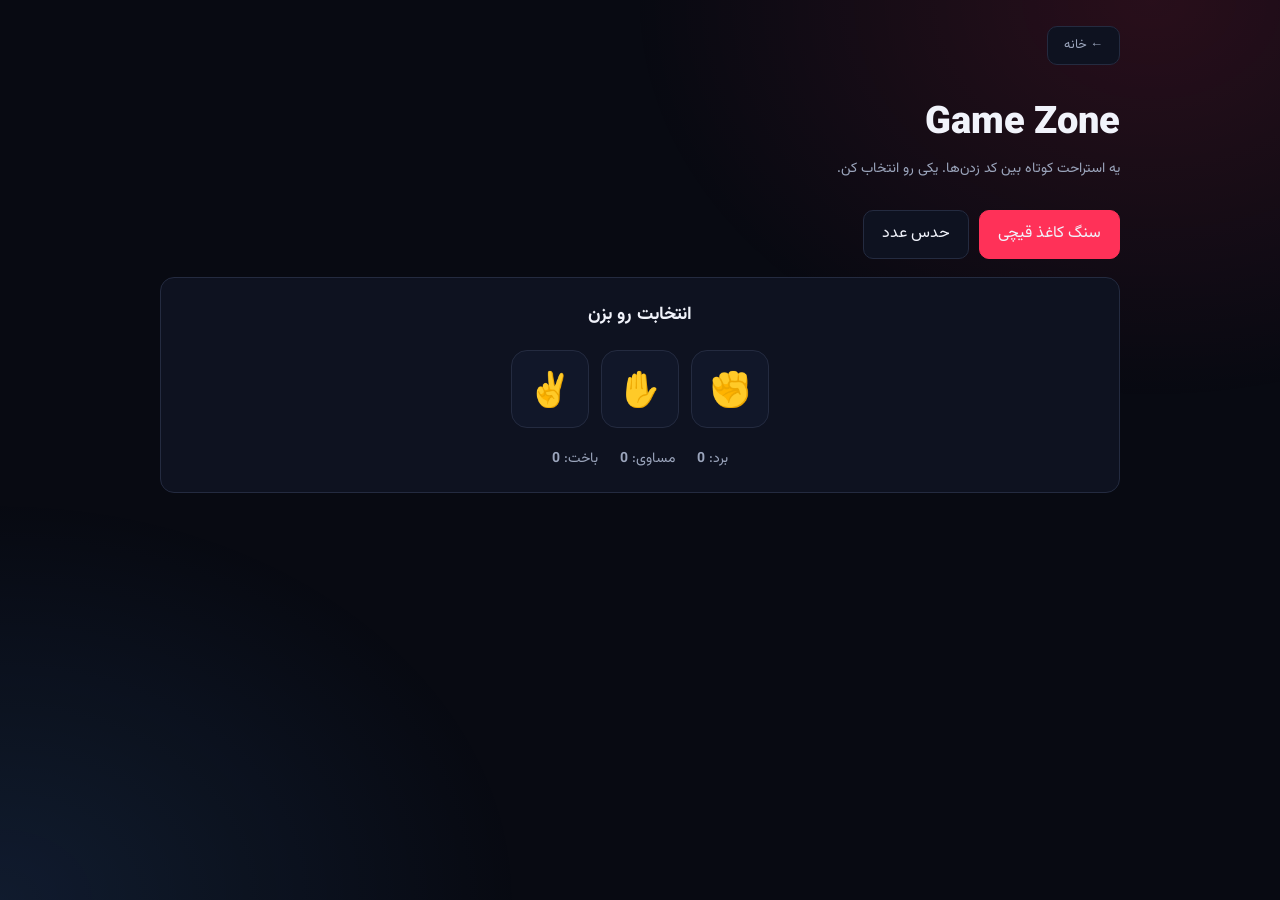
<file: pages/game.html>
<!doctype html><html lang="fa" dir="rtl"><head><meta charset="utf-8"><meta name="viewport" content="width=device-width,initial-scale=1"><title>بازی | AMIR-ALI-WEB</title><link rel="stylesheet" href="../files/pages.css"><style>.tabs{display:flex;gap:10px;margin-bottom:18px}.pick{display:flex;gap:12px;justify-content:center;margin:18px 0}
.pick button{font-size:34px;width:78px;height:78px;border-radius:16px;border:1px solid var(--line);background:#111729;cursor:pointer}
.pick button:hover{border-color:var(--red)}.res{text-align:center;font-size:18px;min-height:34px;font-weight:700}
.score{display:flex;justify-content:center;gap:22px;color:var(--muted);font-size:14px;margin-top:10px}
.g{display:flex;gap:10px;justify-content:center;flex-wrap:wrap;margin:16px 0}.g input{width:130px;text-align:center;font:inherit;background:#111729;color:var(--text);border:1px solid var(--line);border-radius:10px;padding:8px}
.win{color:var(--green)}.lose{color:var(--red)}[hidden]{display:none!important}</style></head><body><div class="wrap"><div class="top"><a class="back" href="../index.html">← خانه</a></div><h1>Game Zone</h1><p class="sub">یه استراحت کوتاه بین کد زدن‌ها. یکی رو انتخاب کن.</p>
<div class="tabs"><button class="btn on" id="t1">سنگ کاغذ قیچی</button><button class="btn" id="t2">حدس عدد</button></div>
<section class="card" id="g1"><div class="res" id="r1">انتخابت رو بزن</div><div class="pick"><button data-p="0" aria-label="سنگ">✊</button><button data-p="1" aria-label="کاغذ">✋</button><button data-p="2" aria-label="قیچی">✌️</button></div>
<div class="score"><span>برد: <b id="w">0</b></span><span>مساوی: <b id="d">0</b></span><span>باخت: <b id="l">0</b></span></div></section>
<section class="card" id="g2" hidden><div class="res" id="r2"></div><div class="g"><input type="number" id="num" min="1" max="100" inputmode="numeric" aria-label="عدد"><button class="btn on" id="go">حدس بزن</button><button class="btn" id="again">بازی جدید</button></div>
<div class="score"><span>فرصت باقی‌مانده: <b id="left">7</b></span></div></section></div><script src="../files/game.js"></script></body></html>
</file>
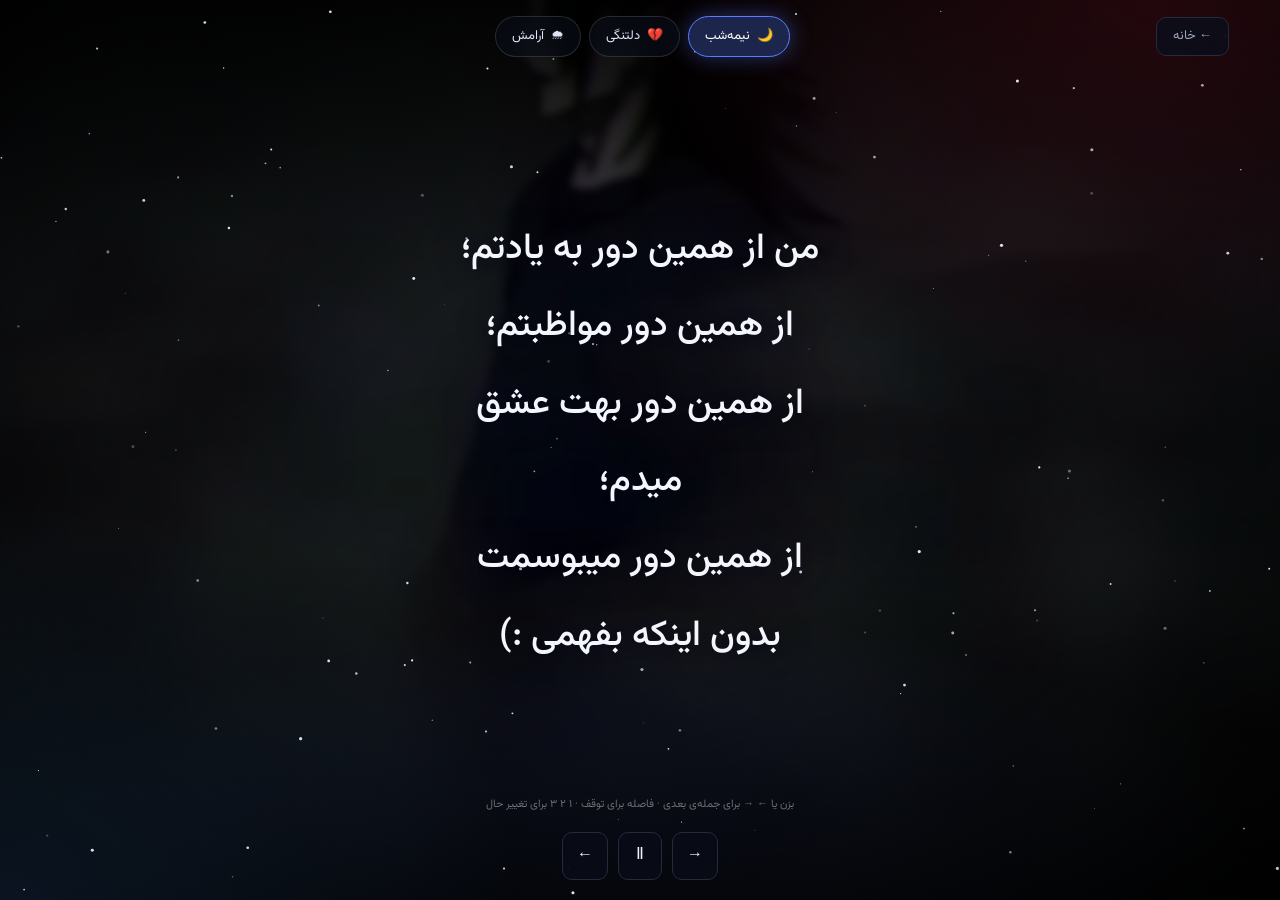
<file: pages/mood.html>
<!doctype html>
<html lang="fa" dir="rtl">
<head>
<meta charset="utf-8">
<meta name="viewport" content="width=device-width,initial-scale=1">
<meta name="theme-color" content="#04060c">
<title>اتاق حال‌وهوا | AMIR-ALI-WEB</title>
<link rel="stylesheet" href="../files/pages.css">
<link rel="stylesheet" href="../files/mood.css">
</head>
<body class="mood">
  <div class="bg" id="bgA"></div>
  <div class="bg" id="bgB"></div>
  <div class="tint"></div>
  <div class="shade"></div>
  <canvas id="fx" aria-hidden="true"></canvas>

  <header class="bar">
    <a class="back" href="../index.html">← خانه</a>
    <nav class="moods" id="moods" aria-label="حال‌وهوا"></nav>
    <span class="spacer"></span>
  </header>

  <main class="stage" id="stage" aria-live="polite">
    <blockquote class="q" id="q"><p id="qt"></p><cite id="qa"></cite></blockquote>
  </main>

  <p class="hint">بزن یا ← → برای جمله‌ی بعدی · فاصله برای توقف · ۱ ۲ ۳ برای تغییر حال</p>
  <div class="ctl">
    <button class="btn" id="prev" aria-label="قبلی">→</button>
    <button class="btn" id="pp" aria-label="توقف یا ادامه">Ⅱ</button>
    <button class="btn" id="next" aria-label="بعدی">←</button>
  </div>

  <span id="moodName" hidden></span>
  <script src="../files/mood-data.js"></script>
  <script src="../files/mood.js"></script>
</body>
</html>
</file>
<file: files/style.css>
@font-face{font-family:Vazirmatn;src:url(fonts/Vazirmatn.woff2) format("woff2");font-weight:100 900;font-display:swap}
:root{--bg:#080a12;--panel:#0e1220;--panel2:#111729;--line:#242b40;--text:#f1f3fb;--muted:#9ba5bc;--red:#ff3158;--blue:#4d9dff;--purple:#a77bff;--green:#42dfb0;--orange:#ffad63;--shadow:0 20px 70px #0005}
*{box-sizing:border-box;margin:0;padding:0}
html{scroll-behavior:smooth;scroll-padding-top:100px}
body{font-family:Vazirmatn,Tahoma,"Segoe UI",sans-serif;background:var(--bg);color:var(--text);line-height:1.8;overflow-x:hidden}
a{color:inherit;text-decoration:none}
button{font:inherit;cursor:pointer}
.ambient{position:fixed;width:420px;height:420px;border-radius:50%;filter:blur(120px);opacity:.11;pointer-events:none;z-index:-1}
.ambient-one{background:var(--red);top:80px;right:-230px}.ambient-two{background:var(--blue);bottom:0;left:-260px}
.topbar{height:82px;position:sticky;top:0;z-index:50;display:flex;align-items:center;justify-content:space-between;gap:28px;padding:0 max(5%,calc((100% - 1240px)/2));background:#080a12eF;border-bottom:1px solid #242b408c;backdrop-filter:blur(18px)}
.brand{display:flex;align-items:center;gap:11px;flex-shrink:0}.brand-mark{width:42px;height:42px;display:grid;place-items:center;border:1px solid #ff315880;border-radius:12px;color:var(--red);font-weight:900;font-size:15px;box-shadow:inset 0 0 20px #ff315810,0 0 20px #ff315810}
.brand strong{display:block;font-size:17px;line-height:1.4;letter-spacing:.5px}.brand strong span{color:var(--red)}.brand small{display:block;font-size:8px;letter-spacing:1.5px;color:var(--muted)}
.main-nav{display:flex;align-items:center;gap:7px}.nav-link{font-size:12px;color:var(--muted);padding:9px 12px;border-radius:8px;transition:.2s}.nav-link:hover,.nav-link.active{background:#ff315812;color:var(--text)}
.theme-toggle,.menu-toggle{border:1px solid var(--line);background:var(--panel);color:var(--text);border-radius:10px;padding:8px 12px}.menu-toggle{display:none}
.section-wrap{width:min(1120px,90%);margin-inline:auto}.hero{min-height:610px;display:grid;grid-template-columns:1.08fr .92fr;align-items:center;gap:55px;position:relative;padding-block:65px 85px}
.status-line{display:inline-flex;align-items:center;gap:8px;border:1px solid var(--line);background:#111522;border-radius:30px;padding:5px 12px;color:#c5cce0;font-size:11px;margin-bottom:26px}.status-dot{width:7px;height:7px;border-radius:50%;background:var(--green);box-shadow:0 0 12px var(--green)}
.eyebrow{color:var(--red);font-size:10px;font-weight:800;letter-spacing:2.5px;margin-bottom:9px;direction:ltr;text-align:right}
.hero h1{font-size:clamp(31px,4vw,48px);line-height:1.55;font-weight:900;letter-spacing:-1px}.gradient-text{background:linear-gradient(90deg,#ff3158,#b17cff 55%,#55b5ff);-webkit-background-clip:text;background-clip:text;color:transparent}
.hero-description{font-size:14px;line-height:2.2;color:var(--muted);max-width:570px;margin:18px 0 25px}.hero-actions{display:flex;gap:11px;flex-wrap:wrap}.button{display:inline-flex;align-items:center;gap:18px;padding:11px 17px;border-radius:9px;font-size:12px;font-weight:700;transition:.2s}.button-primary{background:var(--red);color:white;box-shadow:0 8px 30px #ff315826}.button-primary:hover{transform:translateY(-3px);box-shadow:0 10px 35px #ff31584a}.button-quiet{border:1px solid var(--line);background:#ffffff05}.skill-tags{display:flex;gap:7px;flex-wrap:wrap;margin-top:27px}.skill-tags span{font-size:10px;color:#b8c2d9;border:1px solid var(--line);padding:4px 9px;border-radius:6px;background:#ffffff03}
.hero-visual{position:relative;min-height:365px;display:grid;place-items:center}.code-window{position:relative;width:min(100%,440px);z-index:2;background:#0c101b;border:1px solid #323b54;border-radius:16px;overflow:hidden;box-shadow:var(--shadow),0 0 70px #4d9dff0c;transform:rotate(-2deg)}.window-bar{height:43px;display:flex;align-items:center;gap:6px;padding:0 14px;border-bottom:1px solid #252c3d;background:#111624}.window-bar i{width:8px;height:8px;border-radius:50%;background:#ff5269}.window-bar i:nth-child(2){background:#ffc15d}.window-bar i:nth-child(3){background:#4cdb9c}.window-bar span{margin-right:auto;font:10px monospace;color:#8590a8;direction:ltr}.code-window pre{padding:25px 27px;color:#d7def2;font:12px/2.25 ui-monospace,Consolas,monospace;direction:ltr;text-align:left;overflow:auto}.code-window pre b{color:#b18bff;font-weight:600}.code-window pre em{font-style:normal;color:#74d9b0}.terminal-footer{border-top:1px solid #252c3d;padding:11px 16px;font:9px monospace;letter-spacing:1px;color:#7d8aa3;direction:ltr}.terminal-footer span:first-child{color:var(--green)}.cursor{float:right;color:var(--red);animation:blink 1s steps(2) infinite}
.orbit{position:absolute;border:1px solid #4d9dff2b;border-radius:50%;transform:rotate(-24deg)}.orbit-a{width:400px;height:230px}.orbit-b{width:320px;height:340px;border-color:#ff315827;transform:rotate(42deg)}.floating-chip{position:absolute;z-index:3;background:#151b2b;border:1px solid #343e56;border-radius:9px;padding:9px 13px;font-size:11px;box-shadow:0 10px 30px #0005}.chip-one{top:44px;right:-3px;color:#8cc6ff}.chip-two{bottom:38px;left:0;color:#ff9fb1}.scroll-hint{position:absolute;bottom:25px;right:0;display:flex;gap:13px;align-items:center;color:var(--muted);font-size:10px}.scroll-hint span{font-size:18px;color:var(--red)}
section:not(.hero){padding-block:53px}.section-heading{display:flex;justify-content:space-between;align-items:end;gap:20px;margin-bottom:24px}.section-heading h2{font-size:clamp(22px,3vw,30px);line-height:1.5}.section-heading h2 span{color:var(--red)}.heading-index{font:10px monospace;color:#68748d;direction:ltr;letter-spacing:1px}.about-grid{display:grid;grid-template-columns:1.4fr 1fr 1fr;gap:13px}.about-card,.mini-info{border:1px solid var(--line);border-radius:13px;background:linear-gradient(145deg,#111625,#0c101b);padding:22px}.about-main{grid-row:span 2;display:flex;flex-direction:column;align-items:flex-start;justify-content:center;min-height:270px}.about-icon{width:40px;height:40px;display:grid;place-items:center;border-radius:12px;background:#ff315817;color:var(--red);font-size:22px;margin-bottom:17px}.about-card h3,.mini-info h3{font-size:15px;margin-bottom:9px}.about-card p,.mini-info p{font-size:12px;color:var(--muted);line-height:2.2}.signature{margin-top:17px;color:var(--red);font-size:12px}.mini-info{min-height:125px}.mini-symbol{font-size:20px;color:var(--blue);display:block;margin-bottom:7px}.mini-info h3{font-size:13px;margin-bottom:3px}
.section-intro{font-size:12px;color:var(--muted);margin-top:-12px;margin-bottom:22px}.project-grid{display:grid;grid-template-columns:repeat(3,1fr);gap:13px}.project-card{position:relative;display:flex;flex-direction:column;min-height:235px;padding:20px;border:1px solid var(--line);border-radius:13px;background:linear-gradient(145deg,#111625,#0c101a);overflow:hidden;transition:transform .25s,border-color .25s}.project-card:before{content:"";position:absolute;width:150px;height:150px;border-radius:50%;filter:blur(70px);opacity:.1;top:-65px;left:-50px;background:var(--accent)}.project-card:hover{transform:translateY(-5px);border-color:color-mix(in srgb,var(--accent) 55%,var(--line))}.card-red{--accent:var(--red)}.card-blue{--accent:var(--blue)}.card-purple{--accent:var(--purple)}.card-green{--accent:var(--green)}.card-orange{--accent:var(--orange)}.card-neutral{--accent:#8495b2}.project-top{display:flex;justify-content:space-between;align-items:center;margin-bottom:19px}.project-icon{width:44px;height:44px;display:grid;place-items:center;background:color-mix(in srgb,var(--accent) 12%,transparent);border:1px solid color-mix(in srgb,var(--accent) 24%,transparent);border-radius:12px;color:var(--accent);font-size:23px}.project-arrow{color:#707d96;font-size:17px}.card-label{font:9px monospace;letter-spacing:1.5px;color:var(--accent);direction:ltr;text-align:right}.project-card h3{font-size:17px;margin:3px 0 7px}.project-card>p:not(.card-label){font-size:11px;line-height:2;color:var(--muted);margin-bottom:18px}.card-link{display:flex;justify-content:space-between;align-items:center;margin-top:auto;font-size:11px;color:#d9dfed}.card-link b{color:var(--accent);font-size:17px}
.toolbox{border:1px solid var(--line);border-radius:13px;overflow:hidden;background:#0d111d}.tool-row{display:flex;align-items:center;gap:15px;padding:16px 20px;border-bottom:1px solid var(--line)}.tool-row:last-child{border:0}.tool-icon{width:42px;height:42px;flex-shrink:0;display:grid;place-items:center;border-radius:11px;font-weight:900;font-size:15px}.py{background:#1e2635;color:#ffd66b}.c-lang{background:#102a48;color:#72b7ff}.web{background:#321a2b;color:#ff8da5}.bot{background:#172d2b}.tool-text{flex:1}.tool-text h3{font-size:13px}.tool-text p{font-size:11px;color:var(--muted)}.tool-tag{font:9px monospace;color:#76839b;letter-spacing:1px;direction:ltr}.quote-card{position:relative;margin-top:15px;padding:25px 28px;border:1px solid #ff31582b;border-radius:13px;background:linear-gradient(100deg,#ff31580b,#a77bff08);text-align:center}.quote-mark{position:absolute;right:20px;top:0;color:var(--red);font-size:45px;opacity:.65}.quote-card p{font-size:17px;font-weight:700}.quote-card small{font-size:11px;color:var(--muted)}
.contact-card{display:grid;grid-template-columns:.8fr 1.2fr;gap:50px;padding:32px;border:1px solid var(--line);border-radius:16px;background:radial-gradient(ellipse at 0 0,#ff31580c,transparent 45%),#0d111d}.contact-card h2{font-size:30px;margin-bottom:10px}.contact-card h2 span{color:var(--red)}.contact-card>div:first-child>p:last-child{font-size:12px;color:var(--muted);line-height:2.2;max-width:300px}.social-list{display:grid;grid-template-columns:1fr 1fr;gap:10px}.social-link{display:flex;align-items:center;gap:10px;text-align:right;padding:12px;border:1px solid var(--line);border-radius:10px;background:#ffffff03;color:var(--text);min-width:0}.social-link:hover{border-color:#ff315866;background:#ff315808}.social-icon{width:35px;height:35px;display:grid;place-items:center;border-radius:9px;background:#ff315815;color:var(--red);font-weight:800;flex-shrink:0}.telegram-icon{background:#4d9dff16;color:var(--blue)}.channel-icon{background:#a77bff18;color:var(--purple)}.social-link>span:nth-child(2){display:flex;flex-direction:column;flex:1;min-width:0}.social-link b{font-size:11px}.social-link small{font-size:9px;color:var(--muted);direction:ltr;overflow-wrap:anywhere}.social-link i{font-style:normal;color:var(--muted);font-size:13px}.copy-id{font-family:inherit}
.footer{display:flex;align-items:center;justify-content:space-between;gap:20px;padding:25px 5%;border-top:1px solid var(--line);margin-top:30px}.footer p{font-size:10px;color:var(--muted);text-align:center}.footer-brand .brand-mark{width:34px;height:34px}.footer-brand strong{font-size:14px}.footer-brand small{font-size:7px}.back-top{font-size:10px;color:var(--muted)}.back-top:hover{color:var(--red)}
.music-dock{position:fixed;z-index:60;bottom:18px;left:18px;display:flex;align-items:center;gap:10px;padding:9px 13px 9px 15px;border:1px solid #333b50;border-radius:13px;background:#101522ed;box-shadow:0 12px 40px #0006;backdrop-filter:blur(14px)}.music-dock button{width:35px;height:35px;border:0;border-radius:9px;background:var(--red);color:white;font-size:20px}.music-dock>span{display:flex;flex-direction:column}.music-dock b{font-size:10px}.music-dock small{font-size:9px;color:var(--muted)}.equalizer{height:19px;display:flex;align-items:center;gap:3px;margin-right:5px}.equalizer i{display:block;width:3px;height:5px;border-radius:3px;background:var(--red)}.equalizer.playing i{animation:eq .7s ease-in-out infinite alternate}.equalizer.playing i:nth-child(2){animation-delay:.2s}.equalizer.playing i:nth-child(3){animation-delay:.4s}.equalizer.playing i:nth-child(4){animation-delay:.1s}
.toast{position:fixed;bottom:90px;left:20px;z-index:80;max-width:min(350px,90vw);padding:11px 16px;border:1px solid #ff315866;border-radius:10px;background:#15101a;color:var(--text);font-size:12px;opacity:0;transform:translateY(8px);pointer-events:none;transition:.25s}.toast.show{opacity:1;transform:translateY(0)}
body.light{--bg:#f2f4f9;--panel:#fff;--panel2:#fff;--line:#dbe0eb;--text:#171d2d;--muted:#626d83;--shadow:0 20px 70px #24304b16}body.light .topbar{background:#f7f8fbed}body.light .status-line,body.light .code-window,body.light .about-card,body.light .mini-info,body.light .project-card,body.light .toolbox,body.light .contact-card{background:#fff}body.light .window-bar,body.light .terminal-footer{background:#f0f2f7}body.light .code-window pre{color:#29334b}body.light .music-dock{background:#fff}body.light .social-link{background:#fff}body.light .quote-card{background:#fff}
@keyframes blink{50%{opacity:0}}@keyframes eq{from{height:4px}to{height:18px}}
@media(max-width:900px){.topbar{gap:12px;padding-inline:5%}.main-nav{gap:0}.nav-link{padding:8px;font-size:11px}.hero{gap:25px;min-height:550px}.hero-visual{transform:scale(.92)}.about-grid{grid-template-columns:1fr 1fr}.about-main{grid-row:span 2}.project-grid{grid-template-columns:repeat(2,1fr)}.contact-card{gap:25px;padding:25px}}
@media(max-width:680px){.topbar{height:70px}.menu-toggle{display:block;margin-right:auto}.theme-toggle{padding:7px 9px}.theme-toggle span{display:none}.main-nav{display:none;position:absolute;top:69px;right:5%;left:5%;padding:10px;background:#101522;border:1px solid var(--line);border-radius:12px;box-shadow:var(--shadow);flex-direction:column;align-items:stretch}.main-nav.open{display:flex}.nav-link{padding:10px 13px}.hero{grid-template-columns:1fr;padding-block:48px 75px;gap:20px}.hero h1{font-size:33px}.hero-visual{min-height:300px;transform:none}.code-window{width:94%}.code-window pre{font-size:10px;padding:18px}.orbit-a{width:300px}.orbit-b{width:250px;height:300px}.chip-one{right:0;top:12px}.chip-two{left:0;bottom:12px}.scroll-hint{bottom:20px}.section-wrap{width:90%}section:not(.hero){padding-block:38px}.section-heading{align-items:start}.heading-index{font-size:8px;padding-top:8px}.about-grid{grid-template-columns:1fr 1fr}.about-main{grid-column:1/-1;grid-row:auto;min-height:unset}.mini-info{padding:15px}.project-grid{gap:9px}.project-card{padding:14px;min-height:230px}.project-card h3{font-size:15px}.project-card>p:not(.card-label){font-size:10px}.card-label{font-size:8px}.tool-row{padding:13px;gap:10px}.tool-tag{display:none}.tool-text p{font-size:10px}.quote-card p{font-size:14px}.contact-card{grid-template-columns:1fr;gap:20px;padding:22px}.contact-card h2{font-size:26px}.social-list{grid-template-columns:1fr}.footer{flex-wrap:wrap;justify-content:center;text-align:center}.footer p{order:3;flex-basis:100%}.music-dock{left:10px;bottom:10px}.music-dock .equalizer{display:none}}
@media(prefers-reduced-motion:reduce){*,*::before,*::after{scroll-behavior:auto!important;animation:none!important;transition:none!important}}


/* Entry experience selector + optional cinematic video background */
.background-video{position:fixed;inset:0;width:100%;height:100%;object-fit:cover;z-index:-3;opacity:0;pointer-events:none;transition:opacity .7s ease}
body.video-mode .background-video{opacity:.8}
.video-shade{position:fixed;inset:0;z-index:-2;pointer-events:none;opacity:0;background:linear-gradient(180deg,#080a1230,#080a1218 45%,#080a1245);transition:opacity .7s ease}
body.video-mode .video-shade{opacity:1}
body.video-mode .ambient{opacity:.045}
.entry-modal{position:fixed;inset:0;z-index:200;display:grid;place-items:center;padding:20px;background:#05060beF;backdrop-filter:blur(18px);transition:opacity .35s ease,visibility .35s ease}
.entry-modal.hidden{opacity:0;visibility:hidden;pointer-events:none}
.entry-box{width:min(520px,100%);padding:30px;border:1px solid #303950;border-radius:20px;background:linear-gradient(145deg,#131827,#0b0e18);box-shadow:0 30px 100px #0009;text-align:center}
.entry-mark{width:55px;height:55px;display:grid;place-items:center;margin:0 auto 18px;border:1px solid #ff315880;border-radius:16px;color:var(--red);font-weight:900;font-size:20px;box-shadow:0 0 35px #ff31581a}
.entry-box .eyebrow{text-align:center}
.entry-box h2{font-size:22px;margin:5px 0 9px}
.entry-description{font-size:12px;line-height:2.1;color:var(--muted);margin-bottom:22px}
.entry-options{display:grid;grid-template-columns:1fr 1fr;gap:12px}
.entry-option{display:flex;flex-direction:column;align-items:center;gap:7px;padding:20px 12px;border:1px solid var(--line);border-radius:13px;background:#ffffff04;color:var(--text);transition:.2s}
.entry-option:hover{transform:translateY(-3px);border-color:#69758f;background:#ffffff08}
.entry-option.video-choice{border-color:#ff315866;background:linear-gradient(145deg,#ff315811,#a77bff08)}
.entry-option.video-choice:hover{border-color:var(--red);box-shadow:0 8px 30px #ff315814}
.entry-option-icon{width:39px;height:39px;display:grid;place-items:center;border-radius:11px;background:#ff315817;color:var(--red);font-size:19px}
.entry-option b{font-size:12px}
.entry-option small{font-size:10px;color:var(--muted);line-height:1.8}
.entry-note{display:block;margin-top:17px;color:#7c879d;font-size:9px}
body.light .entry-modal{background:#e8ebf3ed}
body.light .entry-box{background:#fff}
@media(max-width:520px){.entry-box{padding:23px 16px}.entry-box h2{font-size:19px}.entry-options{grid-template-columns:1fr}.entry-option{padding:14px}.entry-option-icon{width:32px;height:32px}}

.dock-btn{border:1px solid #333b50;background:#141a2b;color:var(--text);border-radius:9px;width:34px;height:34px;display:grid;place-items:center;font-size:15px}.dock-btn.on{background:var(--red);border-color:var(--red)}
body:not(.video-mode)::before{content:"";position:fixed;inset:0;z-index:-2;background:radial-gradient(600px 420px at 85% 10%,#ff31582e,transparent),radial-gradient(640px 460px at 10% 90%,#4d9dff2b,transparent),radial-gradient(500px 380px at 50% 50%,#a77bff14,transparent);animation:drift 22s ease-in-out infinite alternate}
@keyframes drift{to{transform:translate3d(0,-24px,0) scale(1.08)}}
@media(prefers-reduced-motion:reduce){body::before{animation:none!important}}


/* ---- dock (video + sound) ---- */
.music-dock .dock-btn{width:36px;height:36px;border:1px solid #333b50;background:#141a2b;color:var(--text);border-radius:10px;font-size:16px;display:grid;place-items:center;padding:0;transition:.2s}
.music-dock .dock-btn:hover:not(:disabled){border-color:var(--red)}
.music-dock .dock-btn.on{background:var(--red);border-color:var(--red)}
.music-dock .dock-btn:disabled{opacity:.4;cursor:default}
.music-dock{gap:8px;padding:9px 12px}
.music-dock>span{margin-right:4px}
body.light .music-dock .dock-btn{background:#eef0f6;border-color:#d4d9e6;color:#171d2d}
body.light .music-dock .dock-btn.on{background:var(--red);color:#fff}

/* ---- entry modal extras ---- */
.entry-option{position:relative}
.entry-option .rec{position:absolute;top:-9px;left:12px;font-style:normal;font-size:9px;font-weight:800;padding:2px 9px;border-radius:20px;background:var(--red);color:#fff;letter-spacing:.3px}
.entry-hint{margin-top:18px;font-size:12px;font-weight:700;color:#ffd9e0;background:#ff31581a;border:1px solid #ff315855;border-radius:10px;padding:8px 12px}
body.light .entry-hint{color:#b3203f}
bdi{unicode-bidi:isolate}
</file>
<file: files/pages.css>
@font-face{font-family:Vazirmatn;src:url(fonts/Vazirmatn.woff2) format("woff2");font-weight:100 900;font-display:swap}
@font-face{font-family:Nastaliq;src:url(fonts/IranNastaliq.ttf)}
:root{--bg:#080a12;--panel:#0e1220;--line:#242b40;--text:#f1f3fb;--muted:#9ba5bc;--red:#ff3158;--blue:#4d9dff;--purple:#a77bff;--green:#42dfb0}
*{box-sizing:border-box;margin:0;padding:0}
body{font-family:Vazirmatn,Tahoma,sans-serif;background:var(--bg);color:var(--text);line-height:1.9;min-height:100vh}
body::before{content:"";position:fixed;inset:0;z-index:-1;background:radial-gradient(520px 400px at 90% 0,#ff315822,transparent),radial-gradient(520px 400px at 0 100%,#4d9dff1f,transparent)}
a{color:inherit;text-decoration:none}
.wrap{width:min(960px,92%);margin:0 auto;padding:26px 0 80px}
.top{margin-bottom:30px}
.back{display:inline-block;border:1px solid var(--line);background:var(--panel);padding:6px 16px;border-radius:10px;font-size:13px;color:var(--muted)}
.back:hover{color:var(--text);border-color:var(--red)}
h1{font-size:clamp(26px,4vw,38px);font-weight:900;line-height:1.5}
.sub{color:var(--muted);font-size:14px;margin:4px 0 28px;max-width:60ch}
.card{border:1px solid var(--line);background:var(--panel);border-radius:14px;padding:20px}
.btn{border:1px solid var(--line);background:var(--panel);color:var(--text);border-radius:10px;padding:8px 18px;font:inherit;cursor:pointer}
.btn:hover{border-color:var(--red)}.btn.on{background:var(--red);border-color:var(--red)}
button:focus-visible,a:focus-visible,input:focus-visible{outline:2px solid var(--blue);outline-offset:2px}
@media(prefers-reduced-motion:reduce){*{animation:none!important;transition:none!important}}
</file>
<file: files/mood.css>
/* اتاق حال‌وهوا */
html,body{height:100%}
body.mood{overflow:hidden;background:#04060c;--c:#5b7cff}
.bg{position:fixed;inset:-5%;z-index:-4;background-size:cover;background-position:center;opacity:0;transition:opacity 2.4s ease;filter:blur(4px) brightness(.5) saturate(1.15);animation:drift 40s ease-in-out infinite alternate}
.bg.on{opacity:1}
@keyframes drift{from{transform:scale(1) translate(0,0)}to{transform:scale(1.14) translate(-1.5%,-1%)}}
.tint{position:fixed;inset:0;z-index:-3;pointer-events:none;background:radial-gradient(ellipse 80% 60% at 50% 110%,color-mix(in srgb,var(--c) 38%,transparent),transparent 70%);transition:background 2s ease}
.shade{position:fixed;inset:0;z-index:-2;pointer-events:none;background:radial-gradient(ellipse at center,transparent 30%,#000d 100%),linear-gradient(180deg,#000b 0,transparent 28%,transparent 62%,#000b 100%)}
#fx{position:fixed;inset:0;z-index:-1;pointer-events:none}

.bar{position:fixed;top:0;right:0;left:0;z-index:5;display:flex;align-items:center;justify-content:space-between;gap:12px;padding:16px 4%}
.bar .back{background:#0a0e1acc;backdrop-filter:blur(8px)}
.moods{display:flex;gap:8px;flex-wrap:wrap;justify-content:center}
.chip{display:inline-flex;align-items:center;gap:7px;border:1px solid #ffffff22;background:#0a0e1a99;backdrop-filter:blur(8px);color:#dfe5f5;border-radius:30px;padding:7px 16px;font:inherit;font-size:13px;cursor:pointer;transition:.3s}
.chip:hover{border-color:var(--c)}
.chip.on{border-color:var(--c);background:color-mix(in srgb,var(--c) 22%,#0a0e1a);box-shadow:0 0 22px color-mix(in srgb,var(--c) 40%,transparent);color:#fff}
.spacer{width:78px}

.stage{position:fixed;inset:0;display:grid;place-items:center;padding:96px 7% 110px;cursor:pointer}
.q{max-width:24em;text-align:center;opacity:0;transform:translateY(14px);filter:blur(8px);transition:opacity 1.2s ease,transform 1.2s ease,filter 1.2s ease}
.q.show{opacity:1;transform:none;filter:none}
.q p{font-size:clamp(20px,3.3vw,36px);line-height:2.15;font-weight:500;white-space:pre-line;color:#f4f6fd;text-shadow:0 2px 24px #000,0 0 40px color-mix(in srgb,var(--c) 35%,transparent)}
.q.poem p{font-family:Nastaliq,Vazirmatn,serif;font-size:clamp(24px,3.9vw,46px);line-height:2.35;font-weight:400}
.q cite{display:block;margin-top:14px;font-style:normal;font-size:13px;color:color-mix(in srgb,var(--c) 70%,#fff);letter-spacing:.3px}
.q cite:empty{display:none}

.ctl{position:fixed;bottom:20px;left:0;right:0;z-index:5;display:flex;align-items:center;justify-content:center;gap:10px}
.ctl .btn{background:#0a0e1a99;backdrop-filter:blur(8px);min-width:44px;padding:8px 14px}
.ctl small{color:#ffffff88;font-size:11px;position:absolute;bottom:-6px;white-space:nowrap}
.hint{position:fixed;bottom:84px;left:0;right:0;text-align:center;font-size:11px;color:#ffffff66;z-index:4;pointer-events:none}

@media(max-width:640px){
  .bar{flex-wrap:wrap;justify-content:center;padding:12px 3%}
  .spacer{display:none}
  .stage{padding:128px 6% 120px}
  .chip{padding:6px 12px;font-size:12px}
}
@media(prefers-reduced-motion:reduce){.bg{animation:none!important}.q{transition:opacity .4s!important;filter:none!important;transform:none!important}}
</file>
